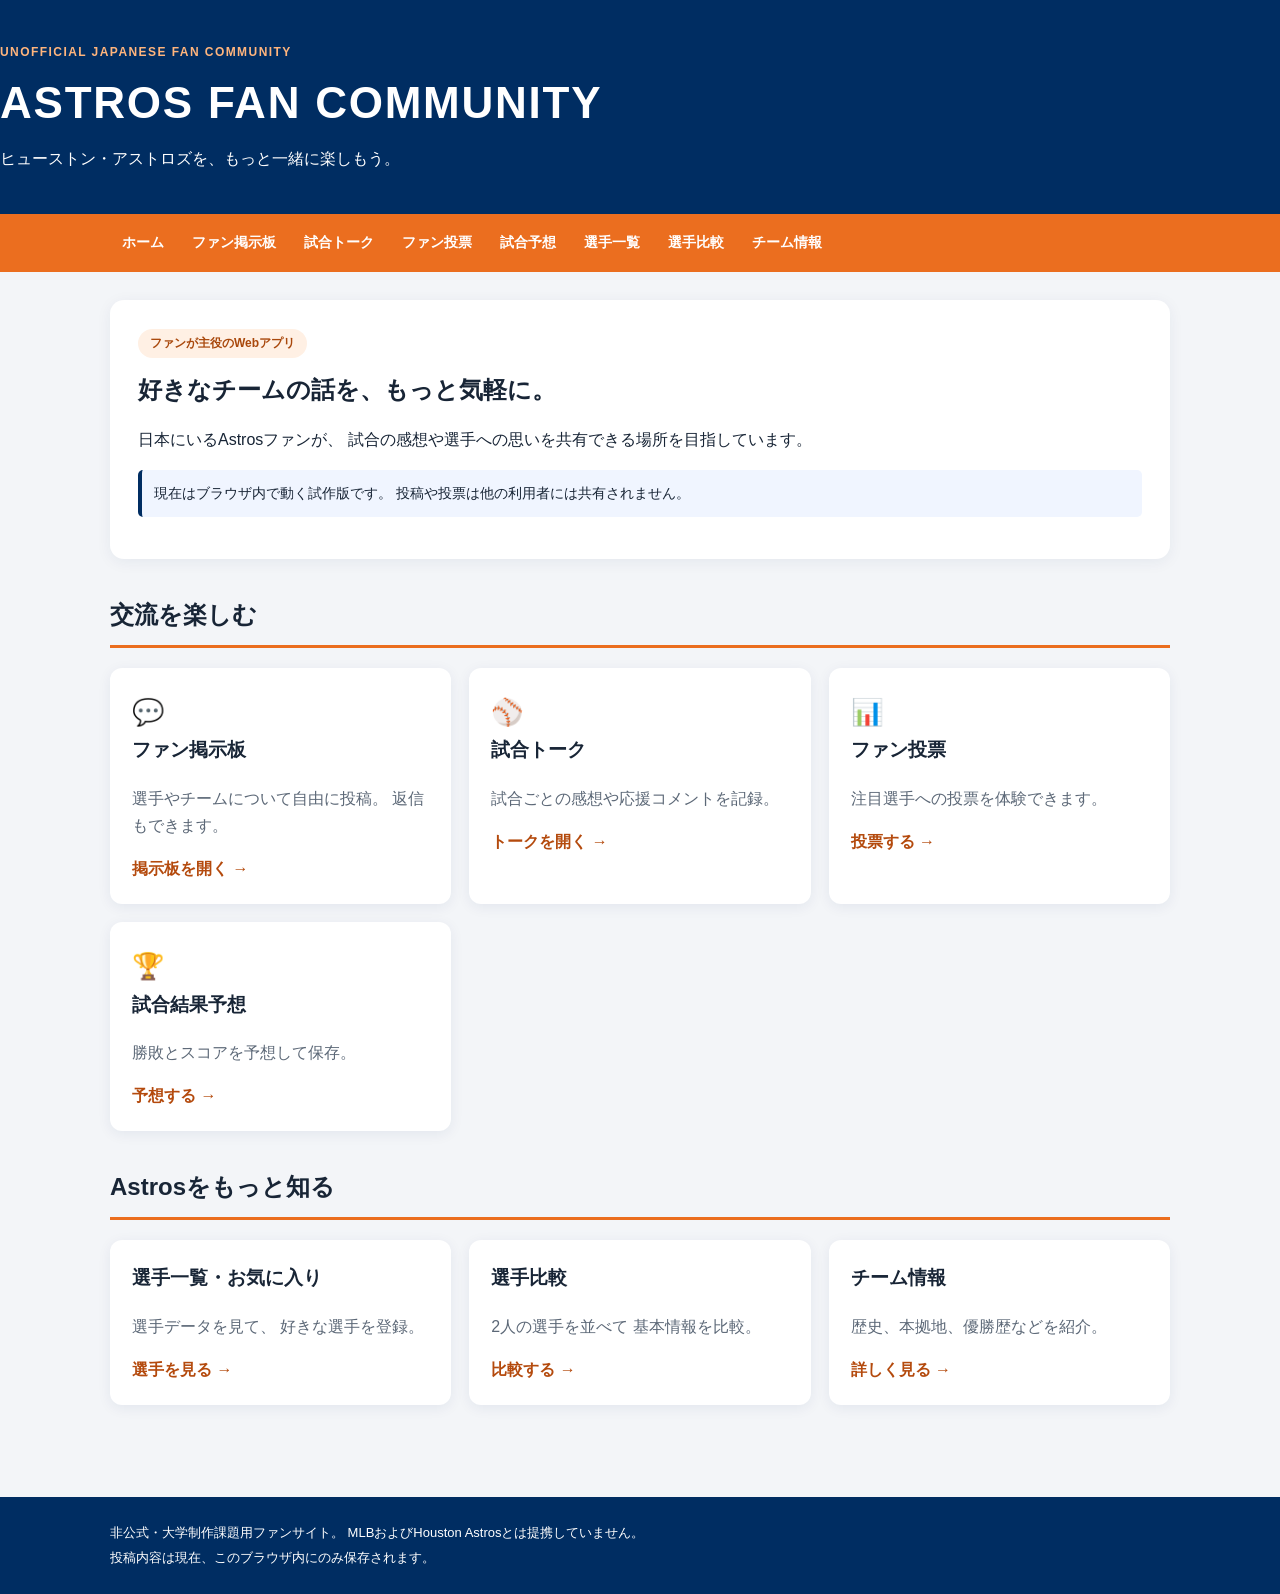
<file: index.html>
<!DOCTYPE html>
<html lang="ja">

<head>
  <meta charset="UTF-8">
  <meta name="viewport" content="width=device-width, initial-scale=1">
  <title>Astros Fan Community</title>
  <link rel="stylesheet" href="style.css">
</head>

<body>

  <!-- ヘッダー -->
  <header>
      <p class="eyebrow">UNOFFICIAL JAPANESE FAN COMMUNITY</p>
      <h1>ASTROS FAN COMMUNITY</h1>
      <p>ヒューストン・アストロズを、もっと一緒に楽しもう。</p>
    </div>
  </header>

  <!-- ナビゲーションメニュー -->
  <nav>
    <div class="wrap nav">
      <a href="index.html">ホーム</a>
      <a href="board.html">ファン掲示板</a>
      <a href="talk.html">試合トーク</a>
      <a href="poll.html">ファン投票</a>
      <a href="prediction.html">試合予想</a>
      <a href="players.html">選手一覧</a>
      <a href="comparison.html">選手比較</a>
      <a href="team.html">チーム情報</a>
    </div>
  </nav>

  <!-- メインコンテンツ -->
  <main class="wrap">

    <!-- サイト紹介 -->
    <section class="hero">
      <span class="tag">ファンが主役のWebアプリ</span>

      <h2>好きなチームの話を、もっと気軽に。</h2>

      <p>
        日本にいるAstrosファンが、
        試合の感想や選手への思いを共有できる場所を目指しています。
      </p>

      <p class="notice">
        現在はブラウザ内で動く試作版です。
        投稿や投票は他の利用者には共有されません。
      </p>
    </section>

    <!-- ファン交流機能 -->
    <section>
      <h2>交流を楽しむ</h2>

      <div class="cards">

        <!-- ファン掲示板 -->
        <a class="card" href="board.html">
          <span class="emoji">💬</span>
          <h3>ファン掲示板</h3>
          <p>
            選手やチームについて自由に投稿。
            返信もできます。
          </p>
          <span class="more">掲示板を開く →</span>
        </a>

        <!-- 試合トーク -->
        <a class="card" href="talk.html">
          <span class="emoji">⚾</span>
          <h3>試合トーク</h3>
          <p>
            試合ごとの感想や応援コメントを記録。
          </p>
          <span class="more">トークを開く →</span>
        </a>

        <!-- ファン投票 -->
        <a class="card" href="poll.html">
          <span class="emoji">📊</span>
          <h3>ファン投票</h3>
          <p>
            注目選手への投票を体験できます。
          </p>
          <span class="more">投票する →</span>
        </a>

        <!-- 試合結果予想 -->
        <a class="card" href="prediction.html">
          <span class="emoji">🏆</span>
          <h3>試合結果予想</h3>
          <p>
            勝敗とスコアを予想して保存。
          </p>
          <span class="more">予想する →</span>
        </a>

      </div>
    </section>

    <!-- チーム・選手情報 -->
    <section>
      <h2>Astrosをもっと知る</h2>

      <div class="cards">

        <!-- 選手一覧 -->
        <a class="card" href="players.html">
          <h3>選手一覧・お気に入り</h3>
          <p>
            選手データを見て、
            好きな選手を登録。
          </p>
          <span class="more">選手を見る →</span>
        </a>

        <!-- 選手比較 -->
        <a class="card" href="comparison.html">
          <h3>選手比較</h3>
          <p>
            2人の選手を並べて
            基本情報を比較。
          </p>
          <span class="more">比較する →</span>
        </a>

        <!-- チーム情報 -->
        <a class="card" href="team.html">
          <h3>チーム情報</h3>
          <p>
            歴史、本拠地、優勝歴などを紹介。
          </p>
          <span class="more">詳しく見る →</span>
        </a>

      </div>
    </section>

  </main>

  <!-- フッター -->
  <footer>
    <div class="wrap">
      <p>
        非公式・大学制作課題用ファンサイト。
        MLBおよびHouston Astrosとは提携していません。
      </p>

      <p>
        投稿内容は現在、このブラウザ内にのみ保存されます。
      </p>
    </div>
  </footer>

</body>

</html>
</file>
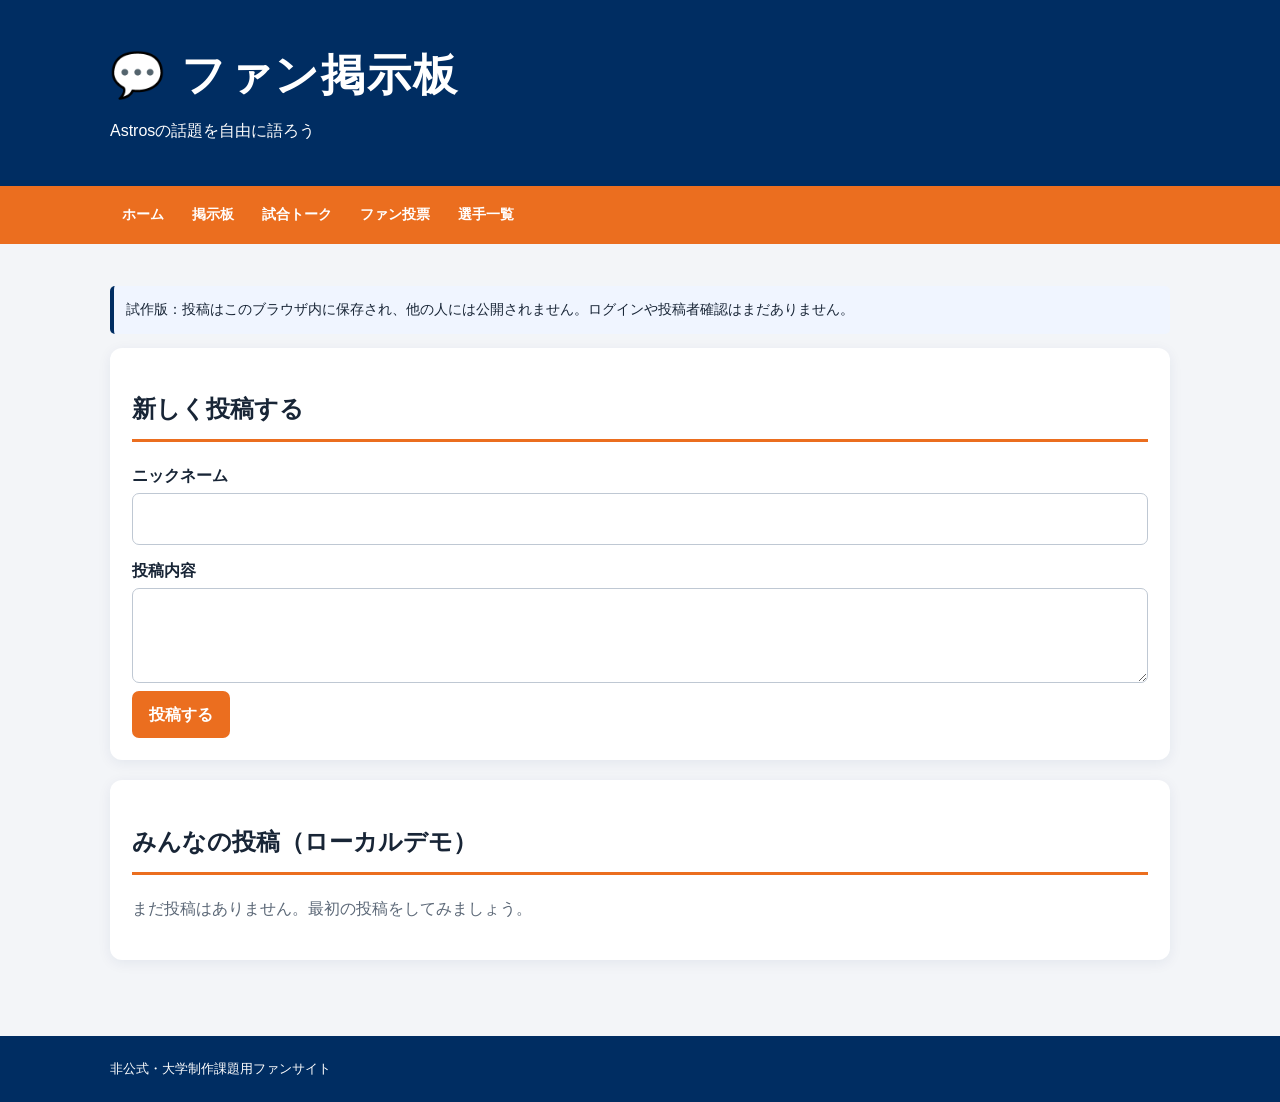
<file: board.html>
<!doctype html><html lang="ja"><head><meta charset="utf-8"><meta name="viewport" content="width=device-width,initial-scale=1"><title>ファン掲示板 | Astros Fan Community</title><link rel="stylesheet" href="style.css"></head><body><header><div class="wrap"><h1>💬 ファン掲示板</h1><p>Astrosの話題を自由に語ろう</p></div></header><nav><div class="wrap nav"><a href="index.html">ホーム</a><a href="board.html">掲示板</a><a href="talk.html">試合トーク</a><a href="poll.html">ファン投票</a><a href="players.html">選手一覧</a></div></nav><main class="wrap"><p class="notice">試作版：投稿はこのブラウザ内に保存され、他の人には公開されません。ログインや投稿者確認はまだありません。</p><section class="panel"><h2>新しく投稿する</h2><form id="post-form"><label for="nickname">ニックネーム</label><input id="nickname" maxlength="30" required><label for="message">投稿内容</label><textarea id="message" maxlength="500" required></textarea><button type="submit">投稿する</button></form></section><section class="panel"><h2>みんなの投稿（ローカルデモ）</h2><div id="posts"></div></section></main><footer><div class="wrap">非公式・大学制作課題用ファンサイト</div></footer><script src="community.js"></script></body></html>
</file>
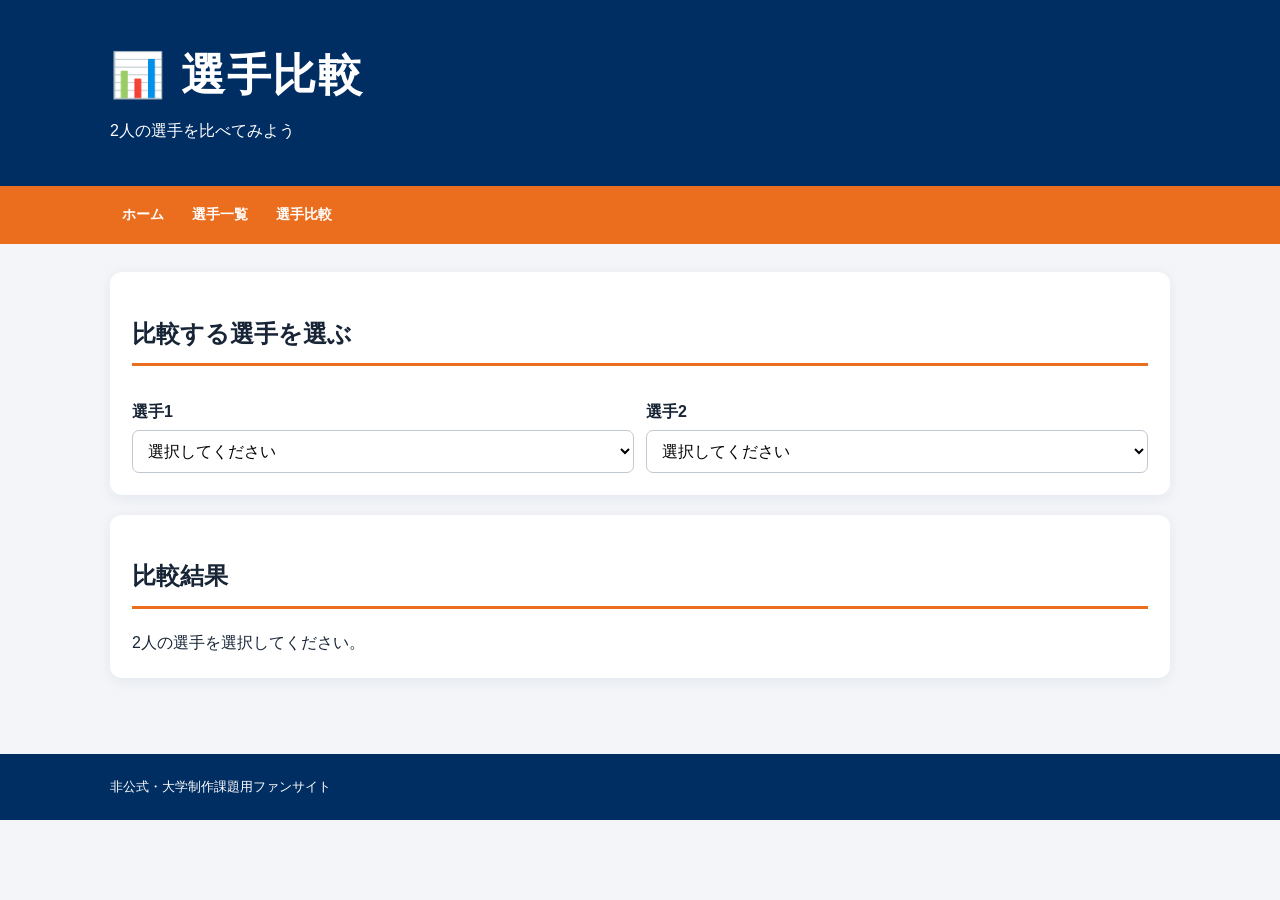
<file: comparison.html>
<!doctype html><html lang="ja"><head><meta charset="utf-8"><meta name="viewport" content="width=device-width,initial-scale=1"><title>選手比較 | Astros Fan Community</title><link rel="stylesheet" href="style.css"></head><body><header><div class="wrap"><h1>📊 選手比較</h1><p>2人の選手を比べてみよう</p></div></header><nav><div class="wrap nav"><a href="index.html">ホーム</a><a href="players.html">選手一覧</a><a href="comparison.html">選手比較</a></div></nav><main class="wrap"><section class="panel"><h2>比較する選手を選ぶ</h2><div class="form-grid"><div><label for="compare-left">選手1</label><select id="compare-left"><option value="">選択してください</option></select></div><div><label for="compare-right">選手2</label><select id="compare-right"><option value="">選択してください</option></select></div></div></section><section class="panel"><h2>比較結果</h2><div id="compare-output">読み込み中...</div></section></main><footer><div class="wrap">非公式・大学制作課題用ファンサイト</div></footer><script src="community.js"></script></body></html>
</file>
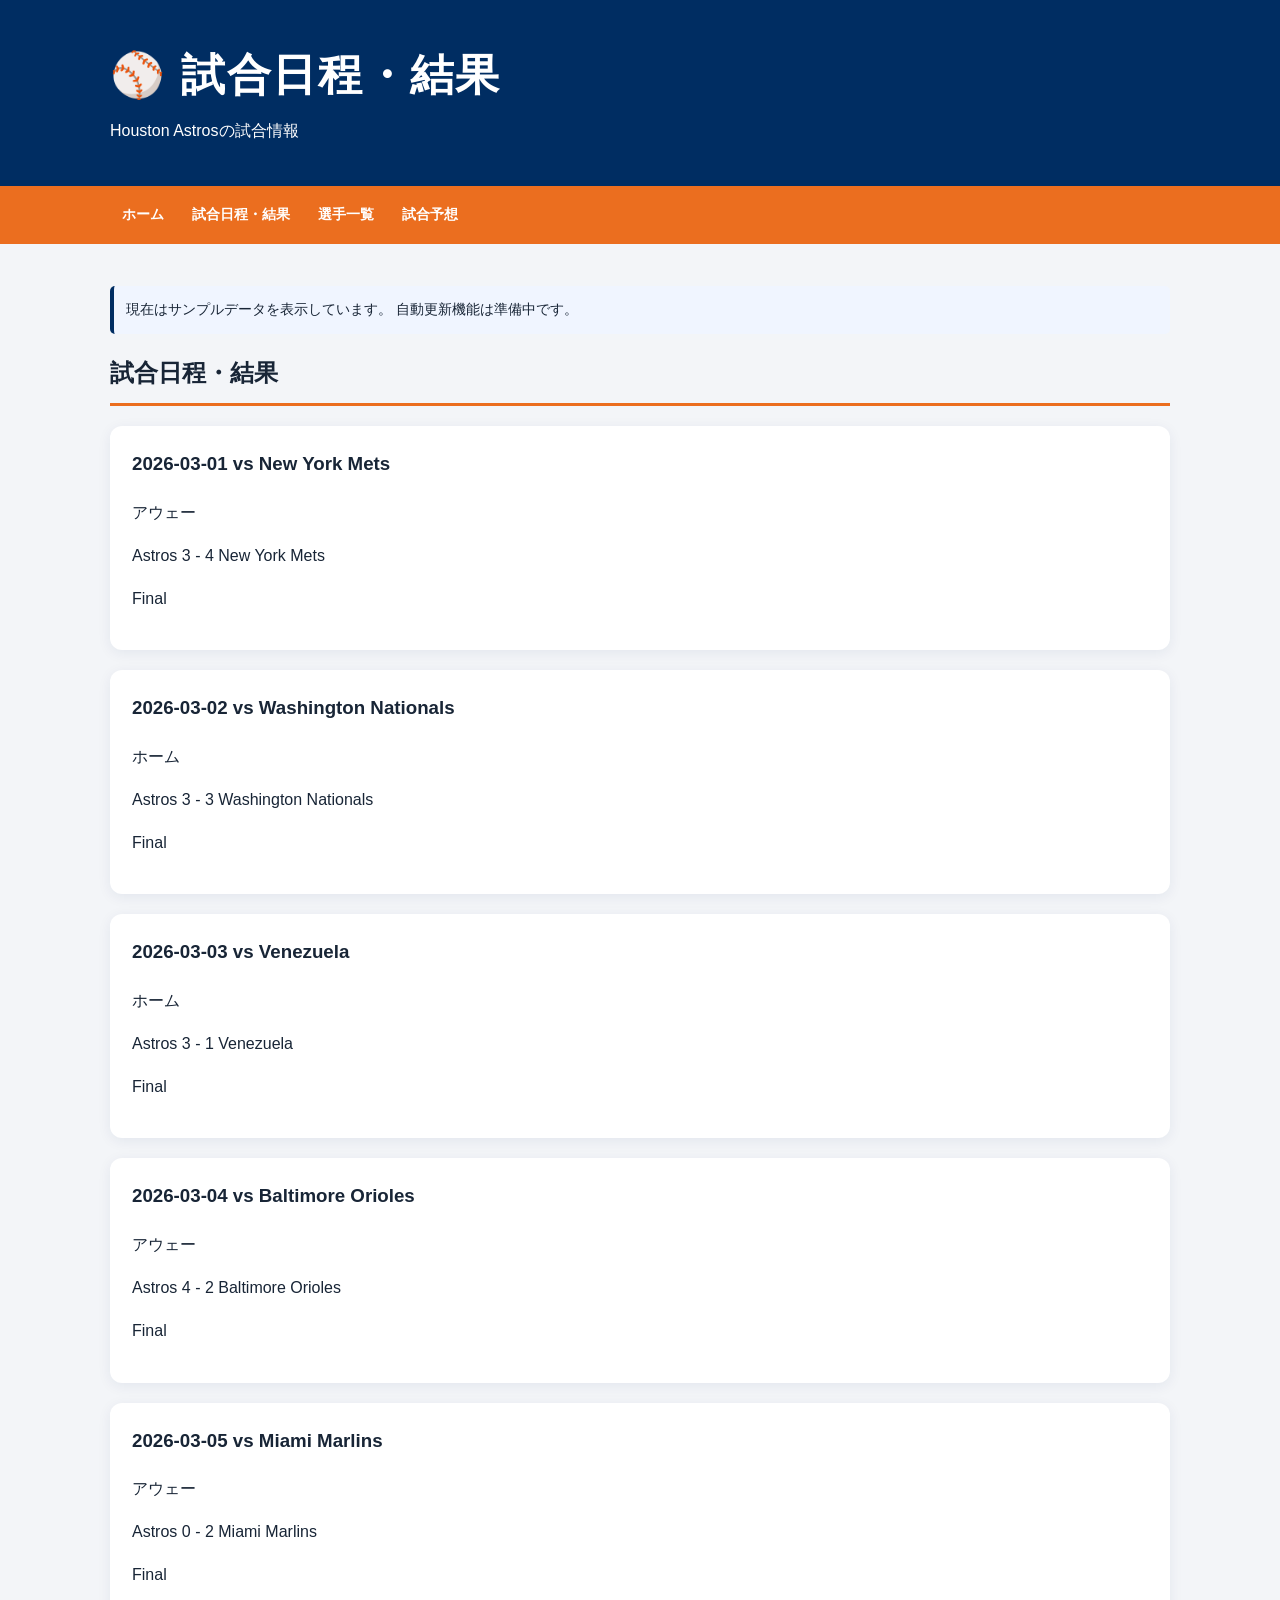
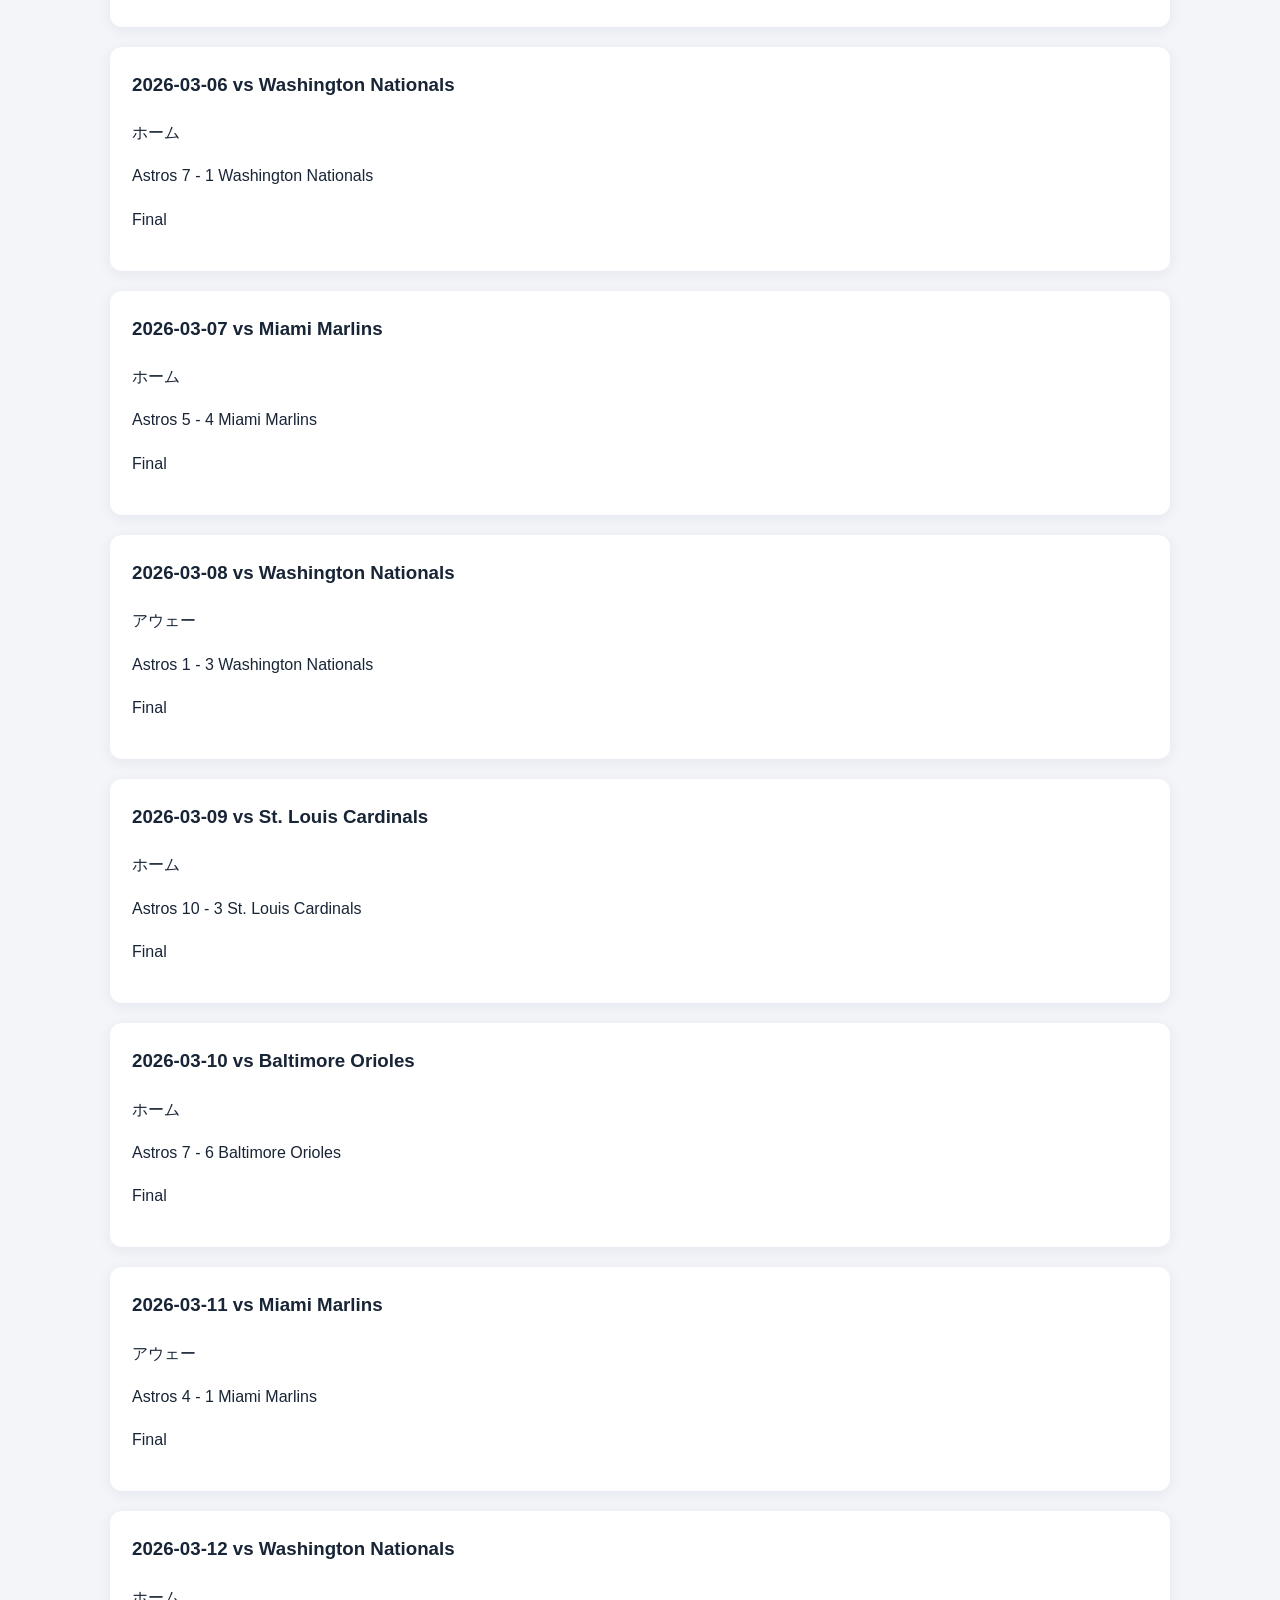
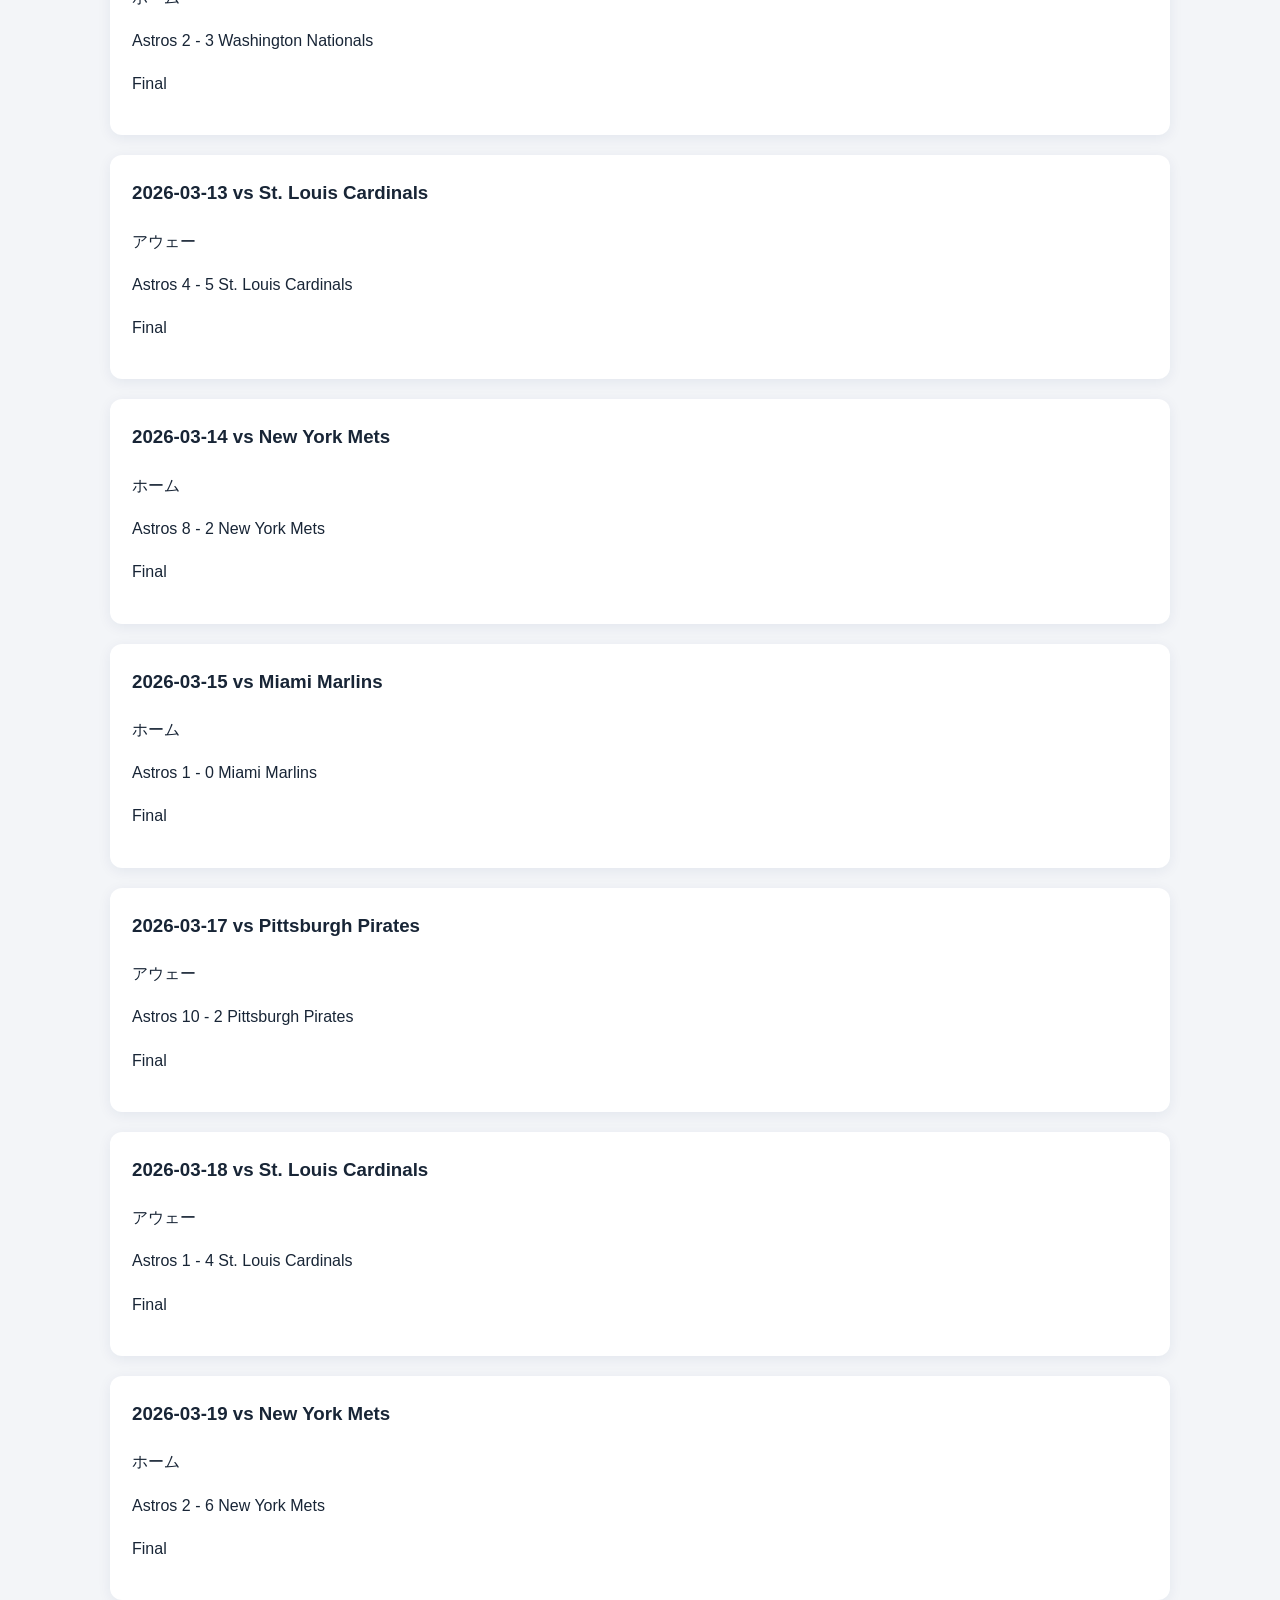
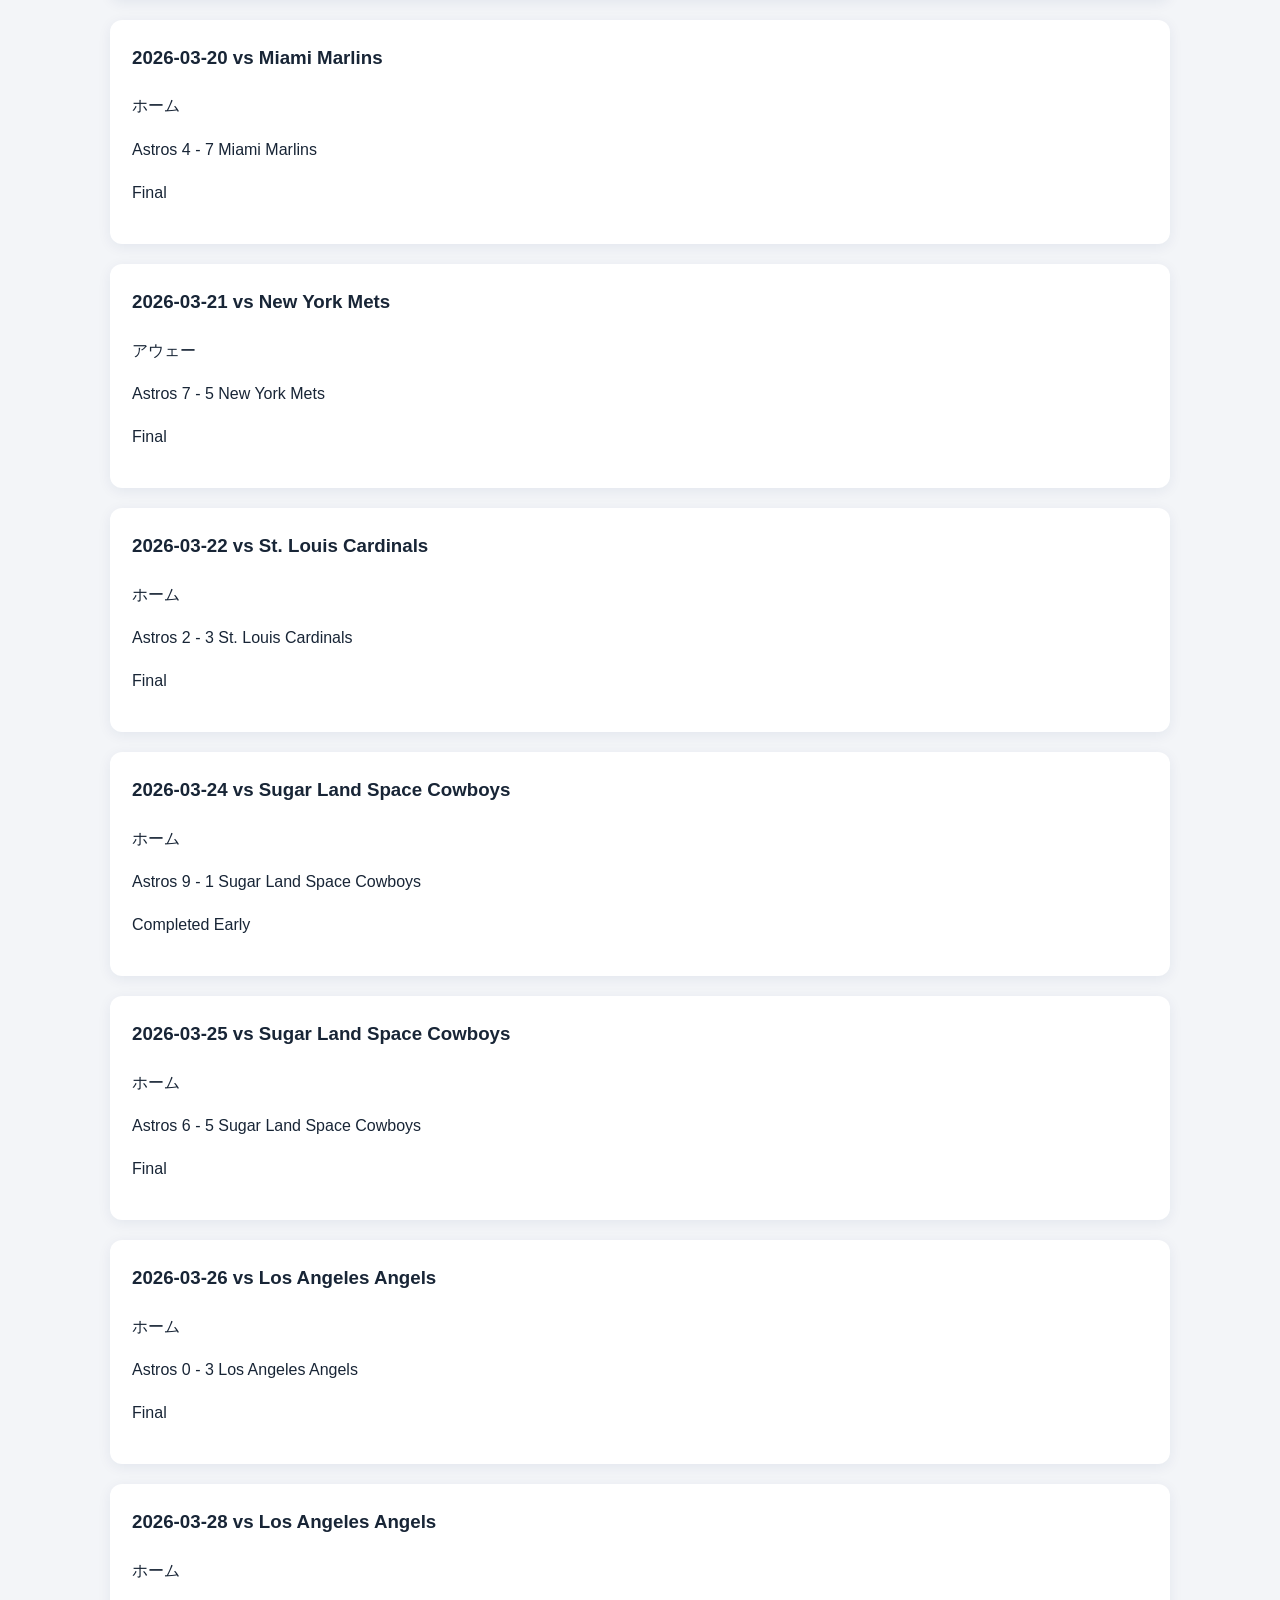
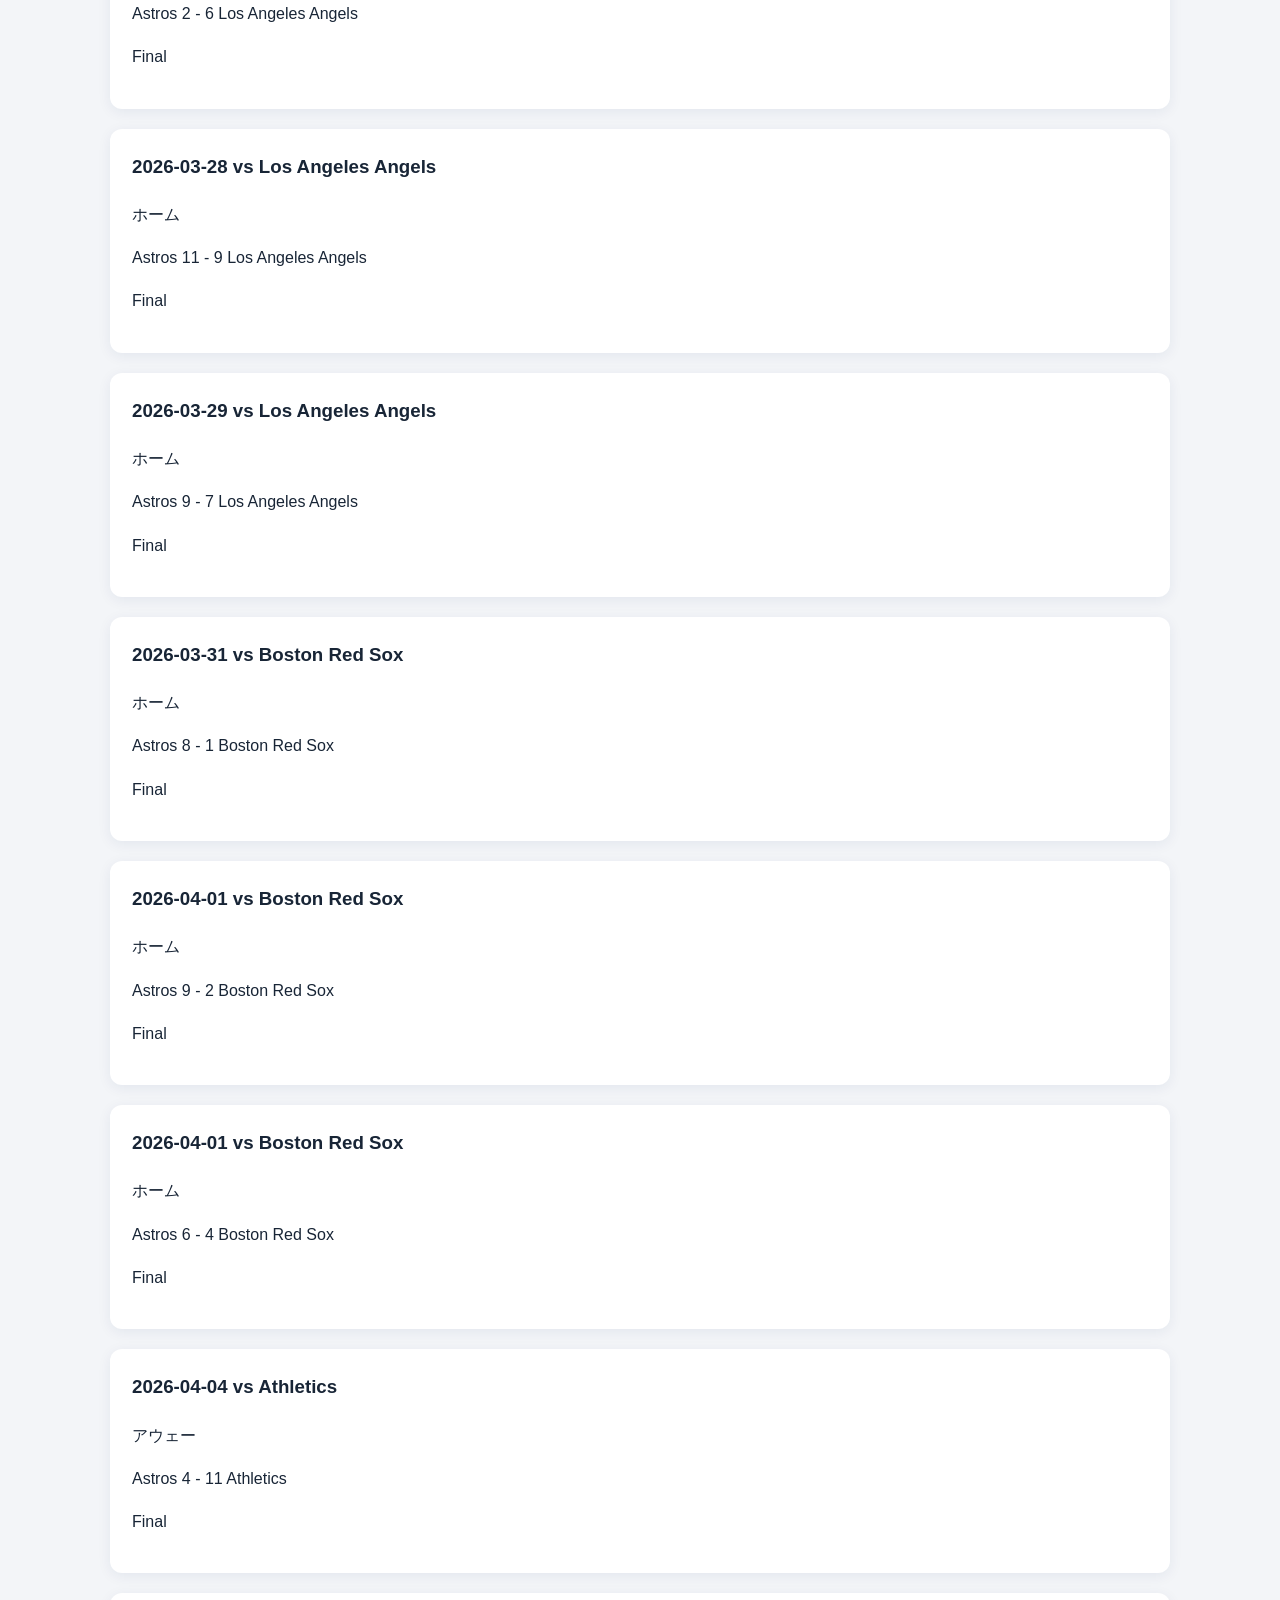
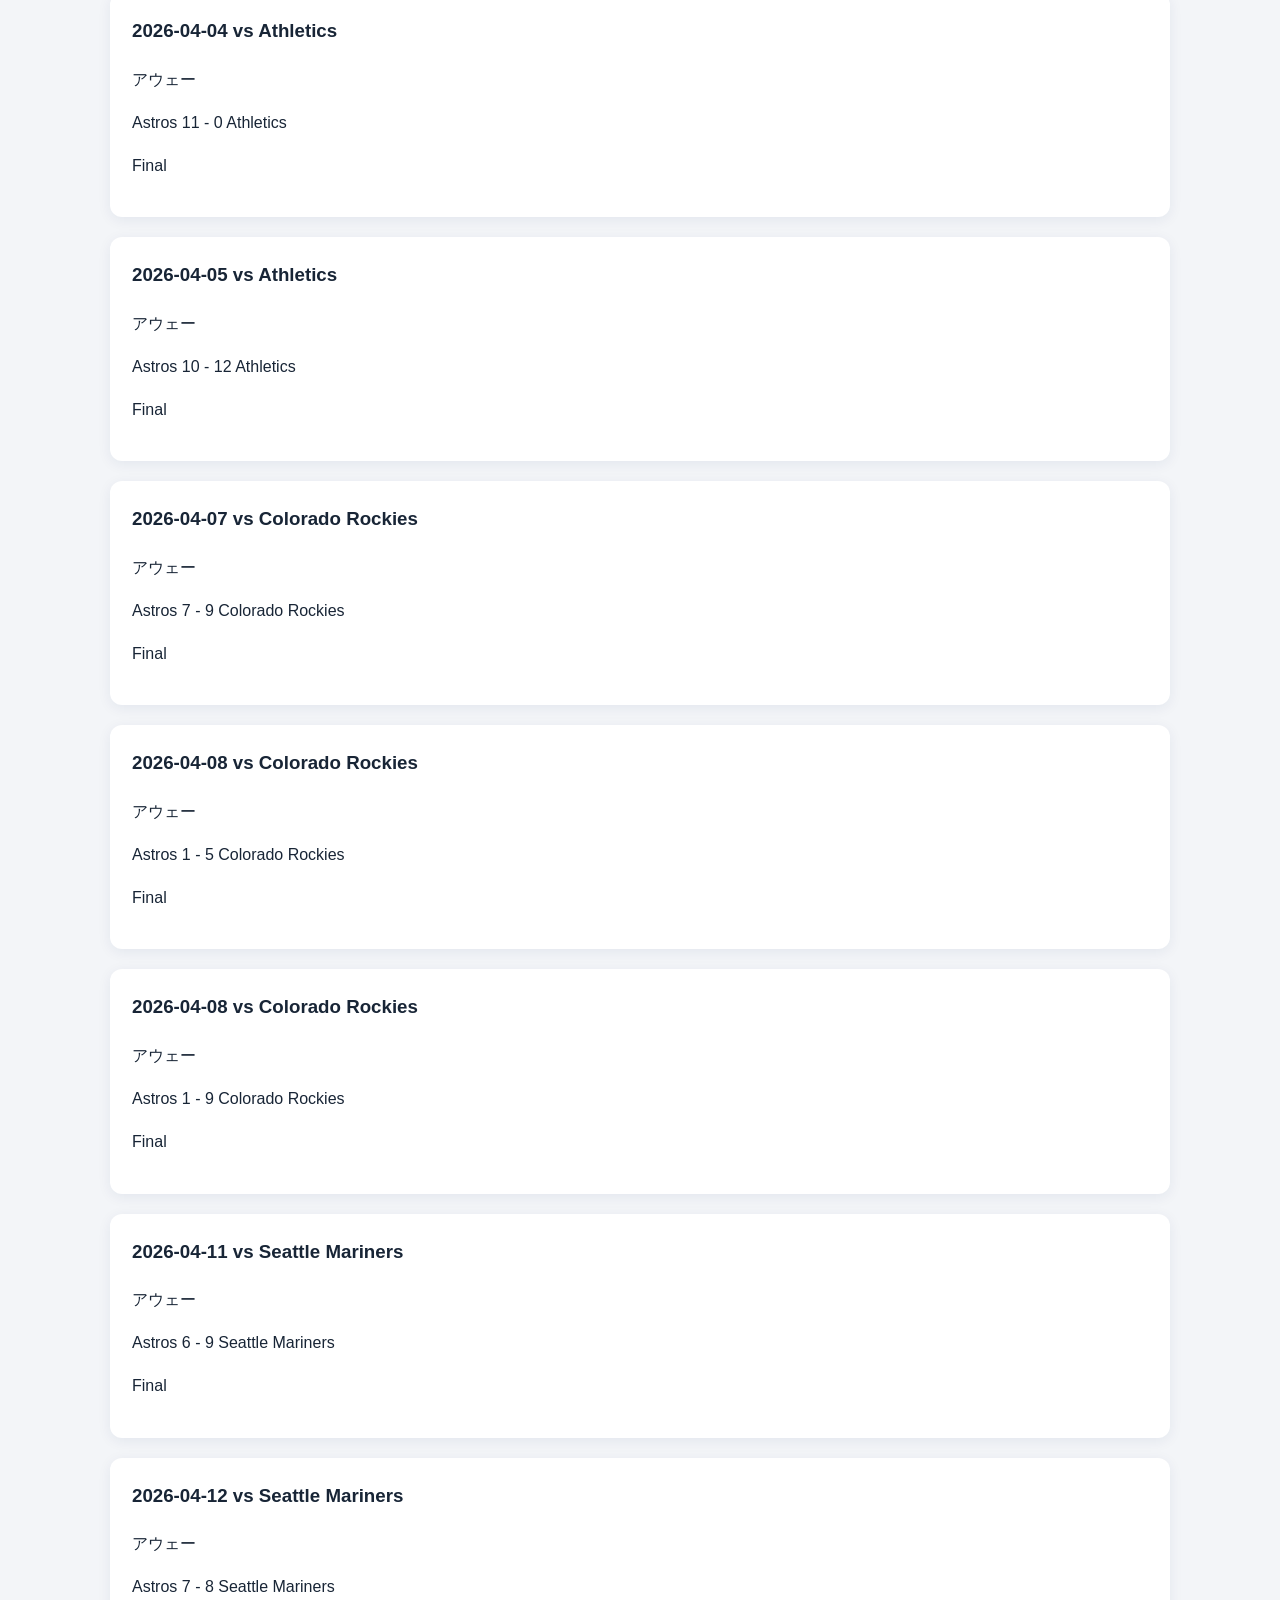
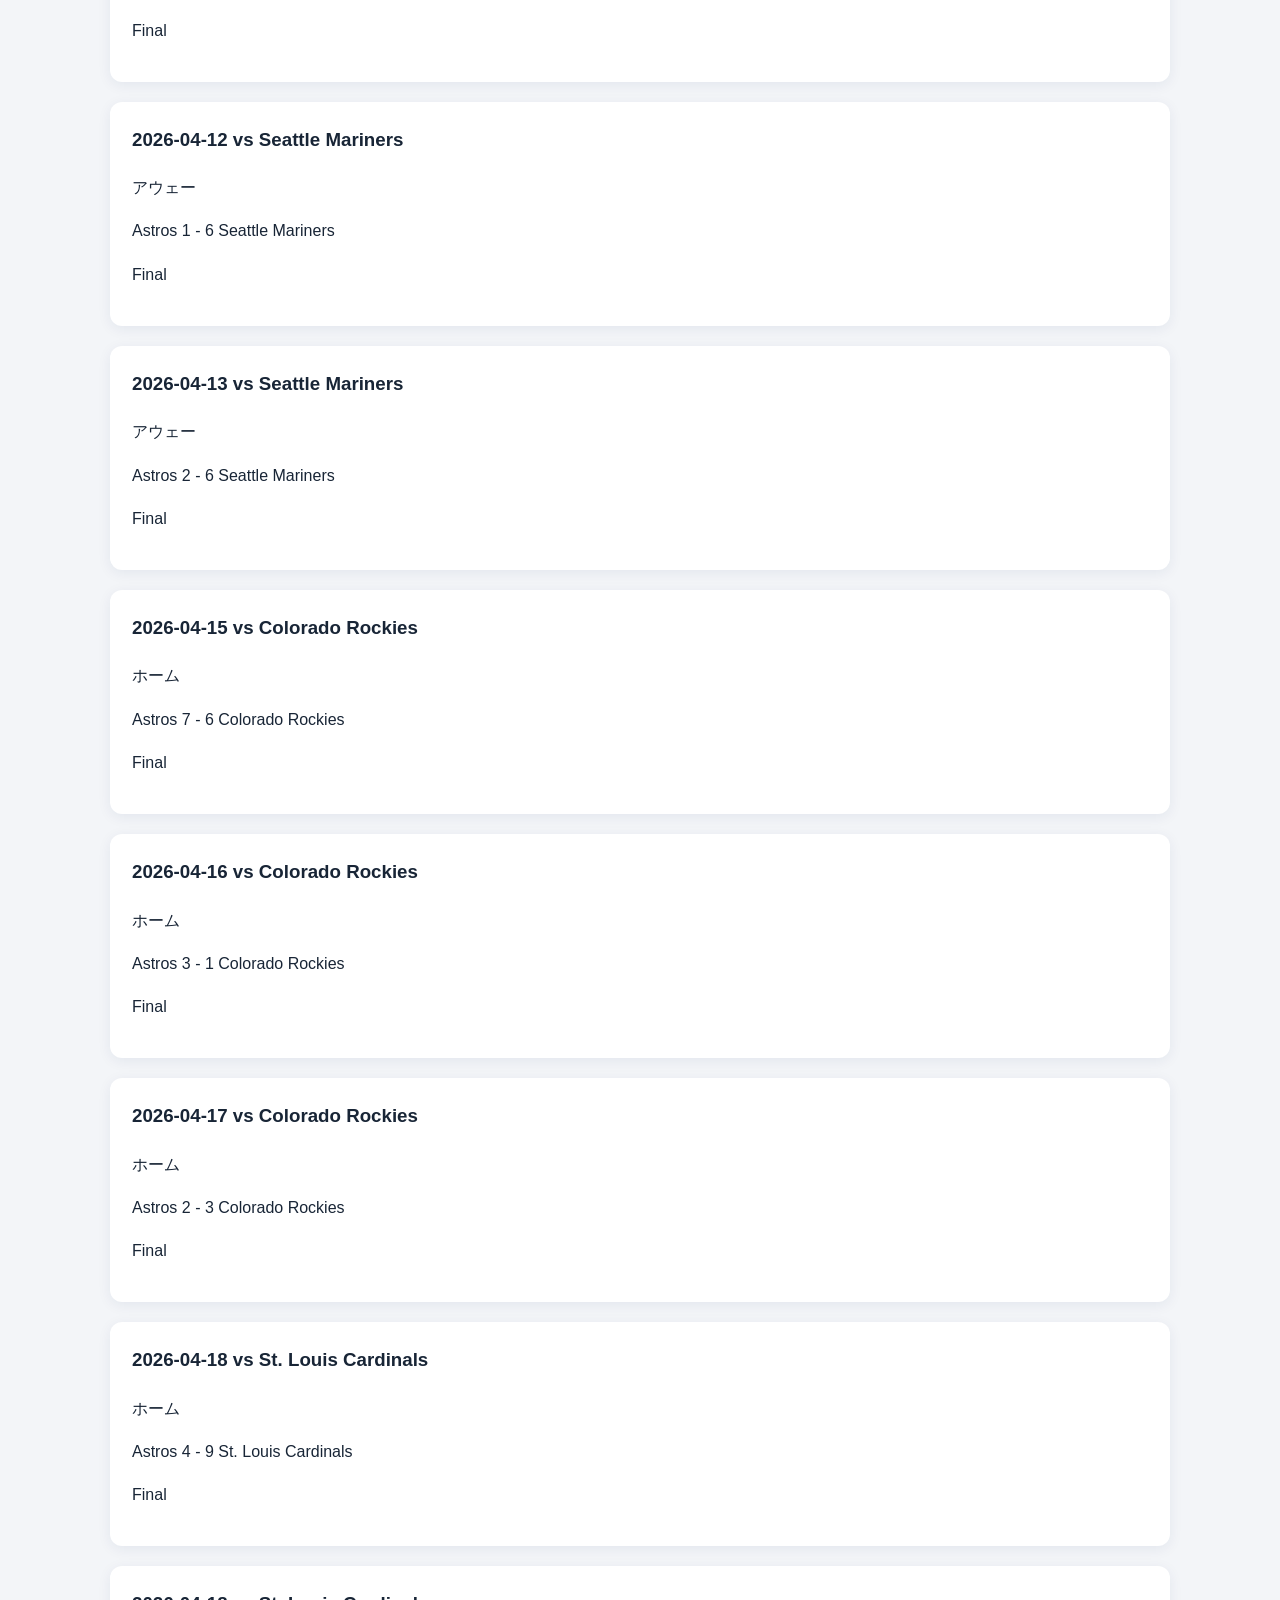
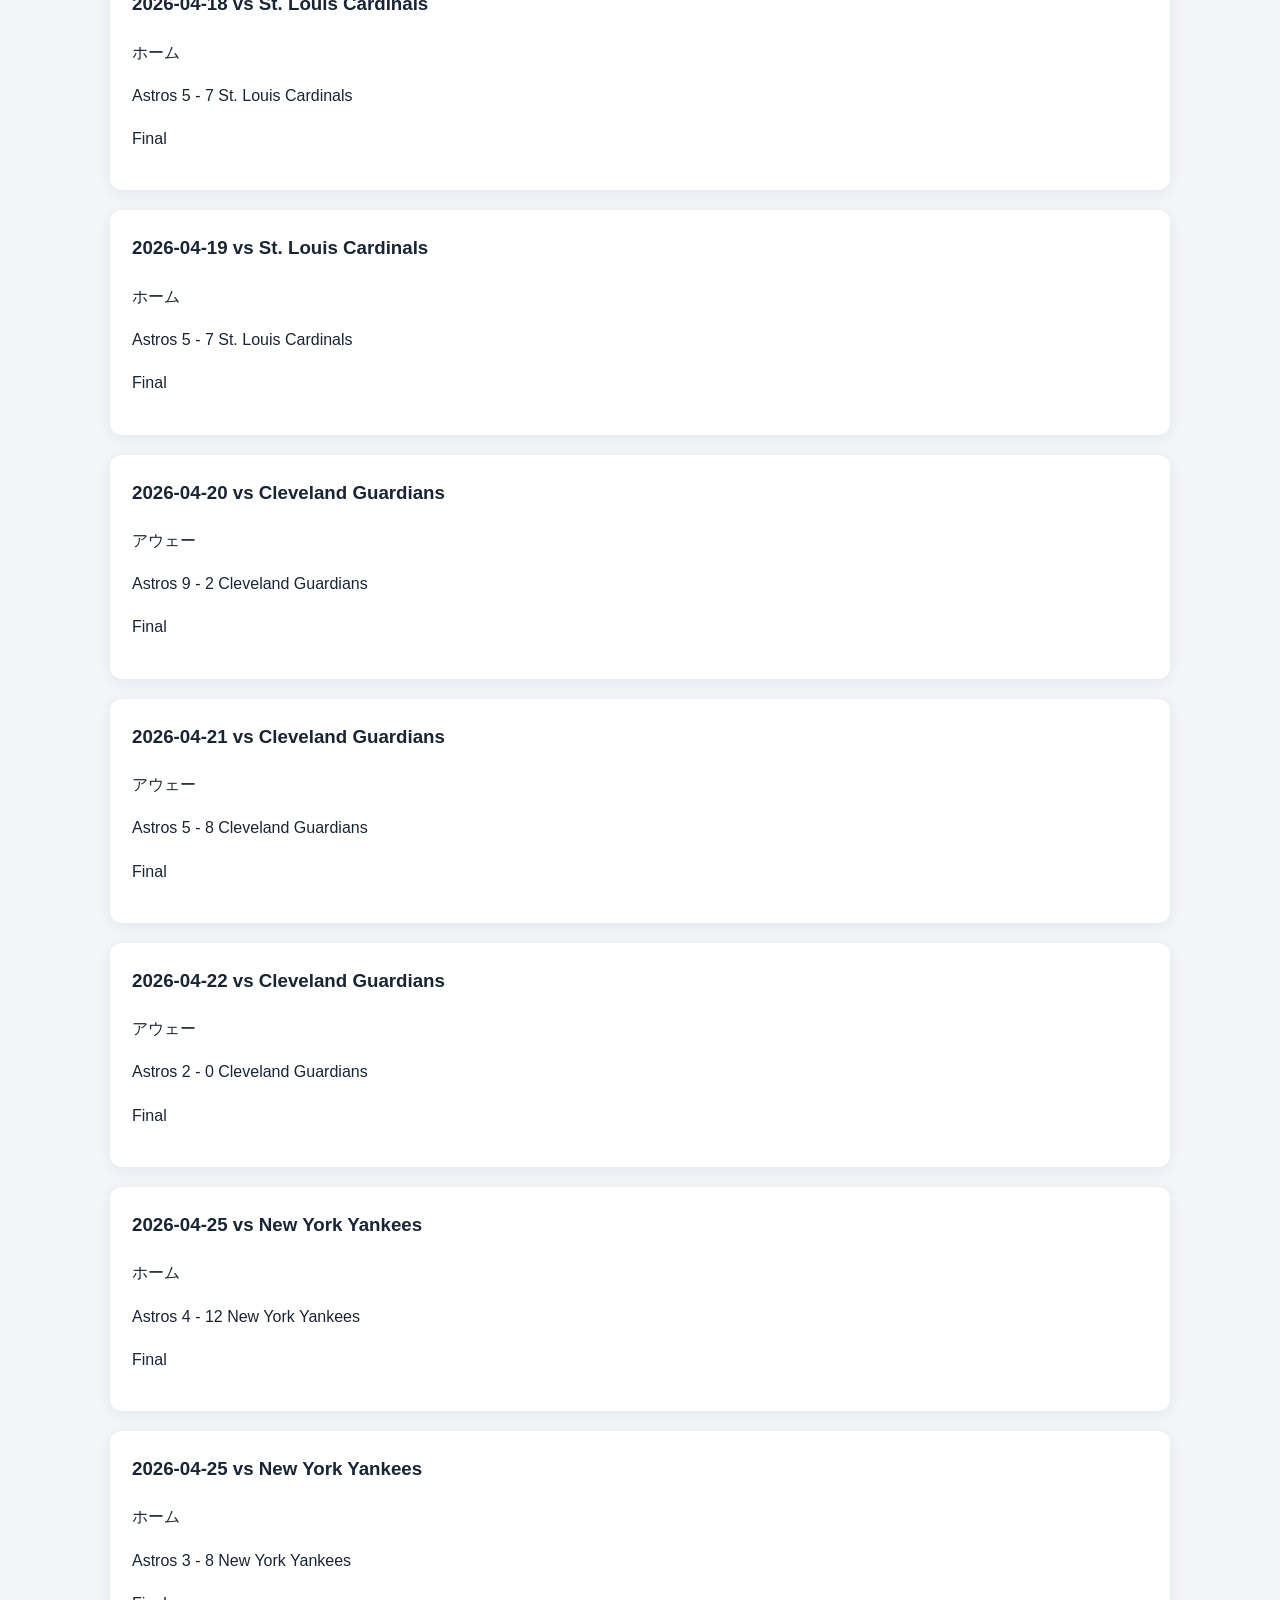
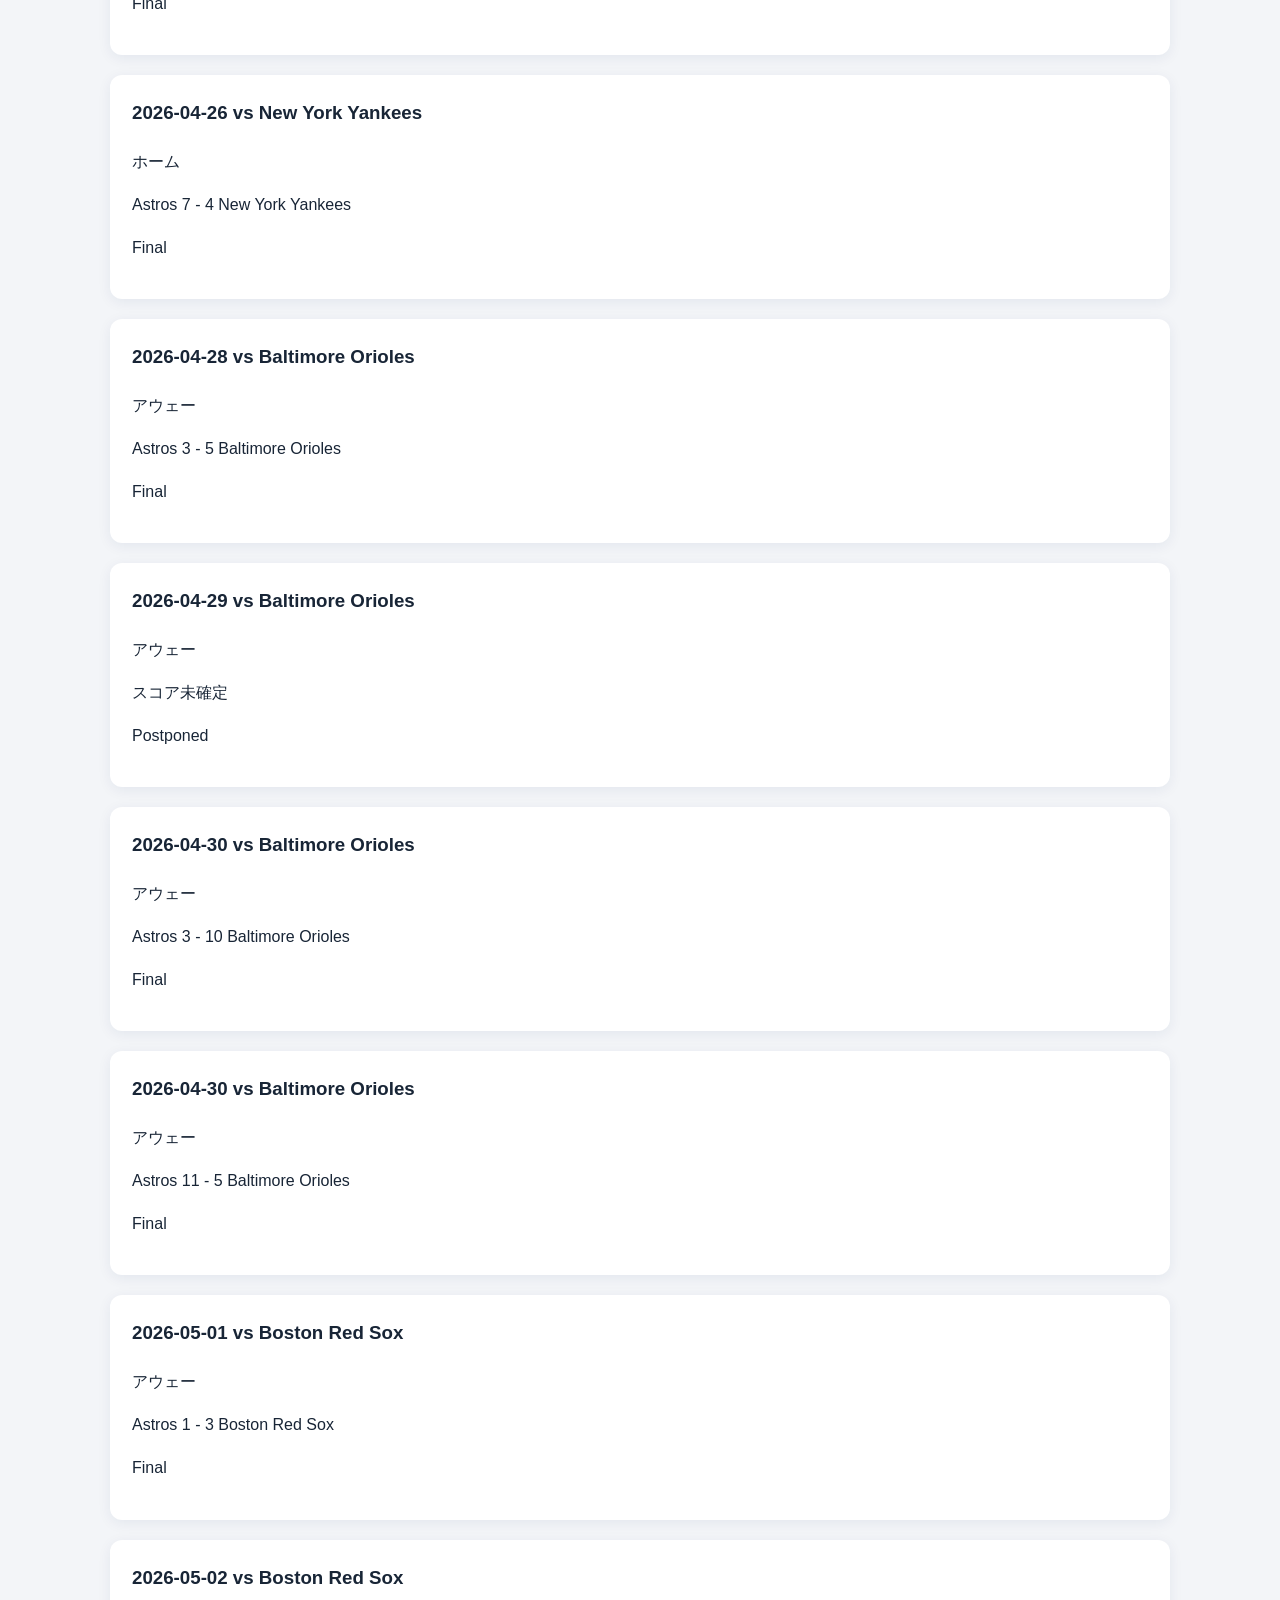
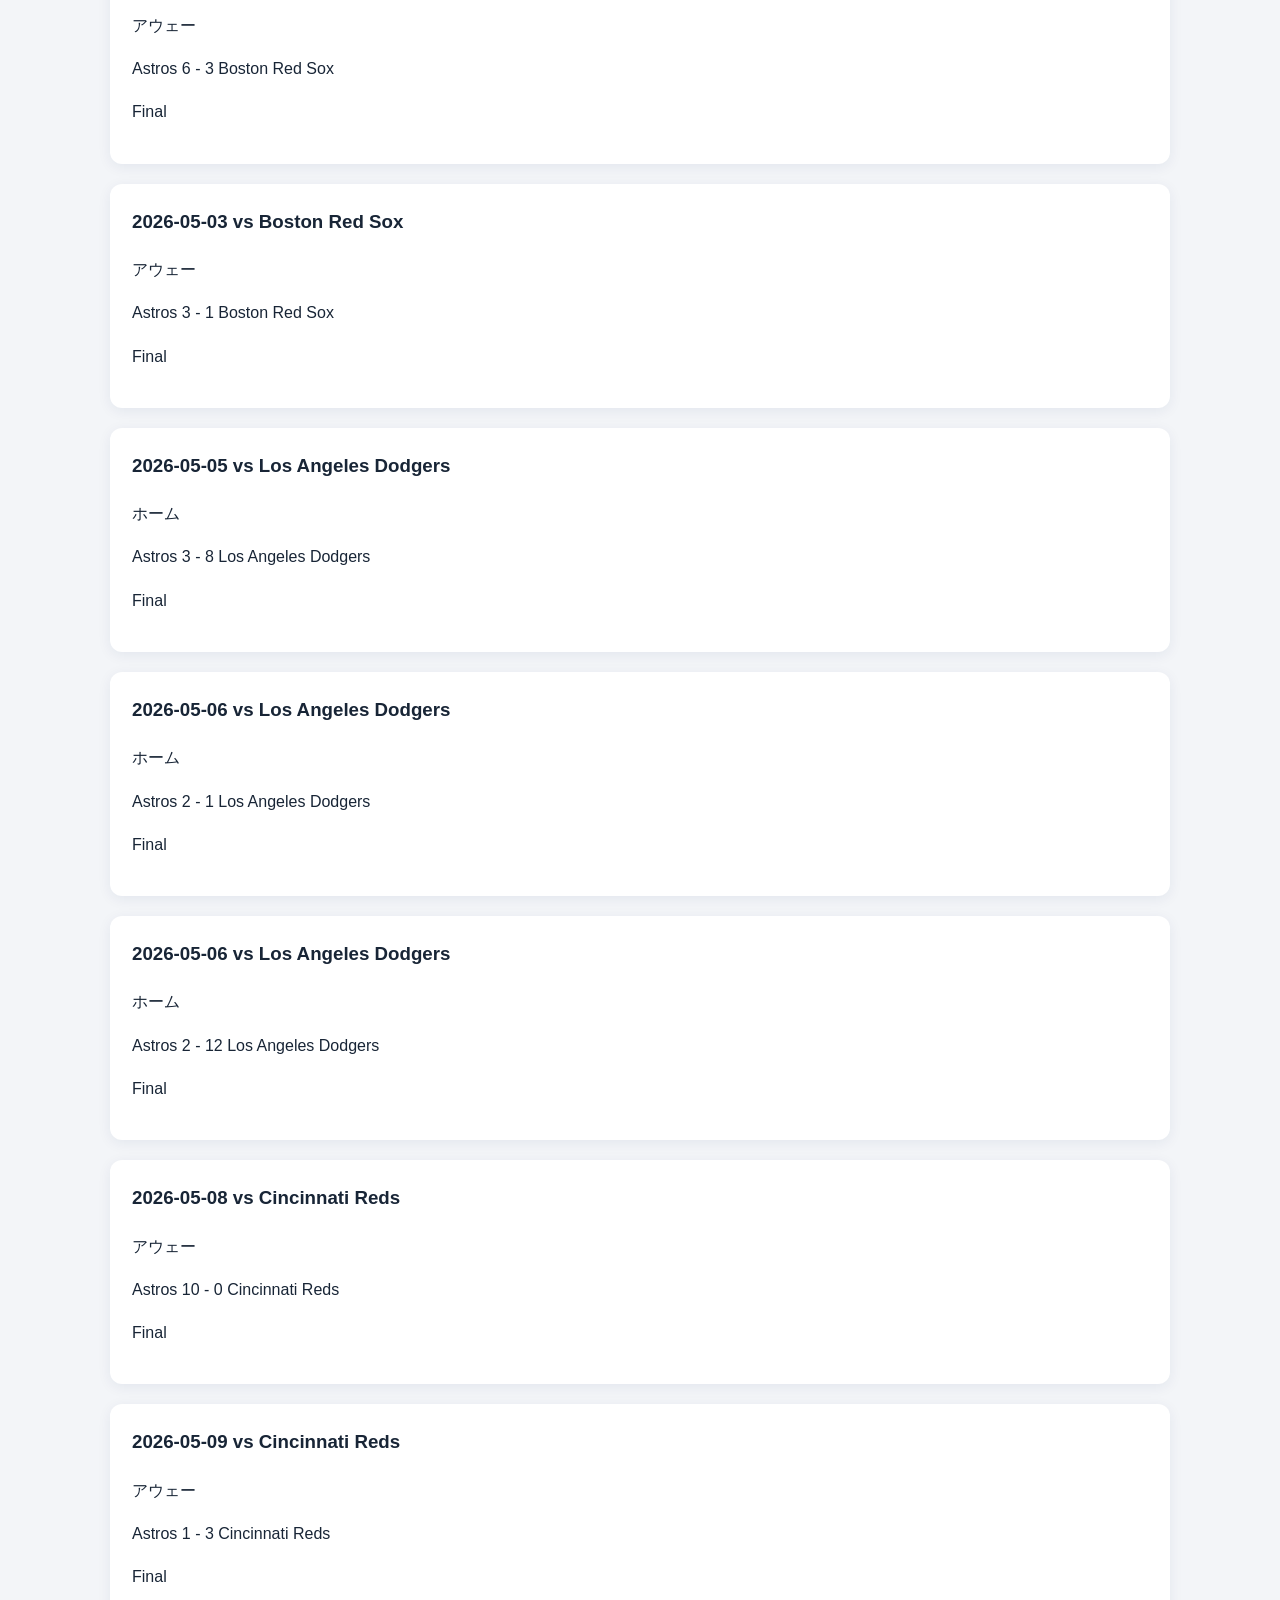
<file: games.html>
<!DOCTYPE html>
<html lang="ja">

<head>
  <meta charset="UTF-8">
  <meta name="viewport" content="width=device-width, initial-scale=1.0">
  <title>試合日程・結果 | Astros Fan Community</title>
  <link rel="stylesheet" href="style.css">
</head>

<body>

  <header>
    <div class="wrap">
      <h1>⚾ 試合日程・結果</h1>
      <p>Houston Astrosの試合情報</p>
    </div>
  </header>

  <nav>
    <div class="wrap nav">
      <a href="index.html">ホーム</a>
      <a href="games.html">試合日程・結果</a>
      <a href="players.html">選手一覧</a>
      <a href="prediction.html">試合予想</a>
    </div>
  </nav>

  <main class="wrap">

    <p class="notice">
      現在はサンプルデータを表示しています。
      自動更新機能は準備中です。
    </p>

    <section>
      <h2>試合日程・結果</h2>
      <div id="games-list">読み込み中...</div>
    </section>

  </main>

  <footer>
    <div class="wrap">
      非公式・大学制作課題用ファンサイト
    </div>
  </footer>

  <script src="games.js"></script>

</body>

</html>
</file>
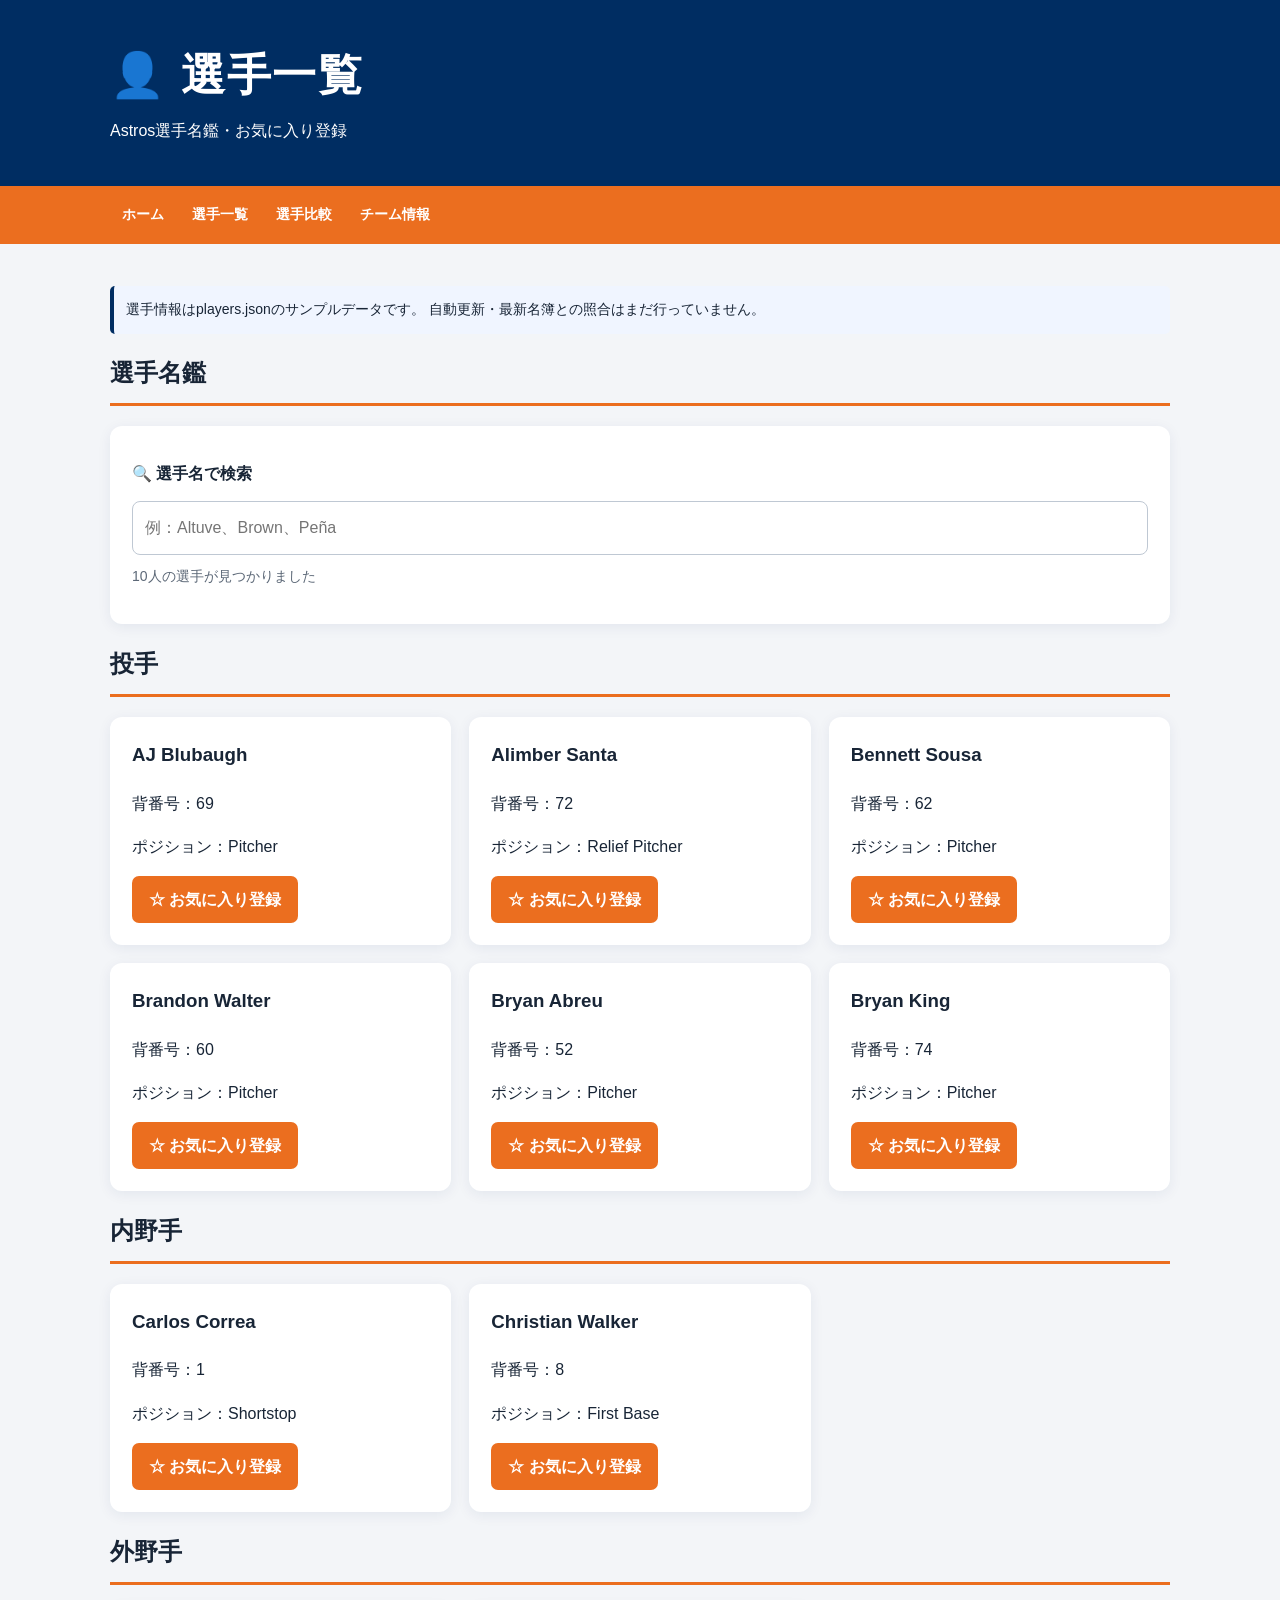
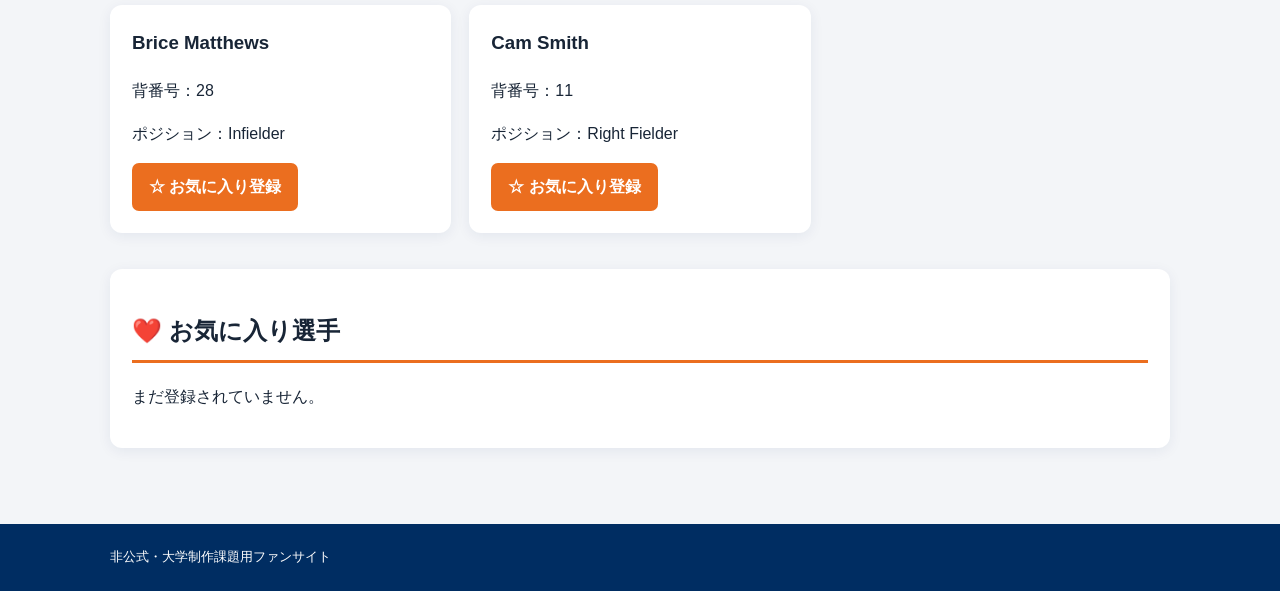
<file: players.html>
<!DOCTYPE html>
<html lang="ja">

<head>
  <meta charset="UTF-8">
  <meta name="viewport" content="width=device-width, initial-scale=1.0">
  <title>選手一覧 | Astros Fan Community</title>
  <link rel="stylesheet" href="style.css">
</head>

<body>

  <!-- ヘッダー -->
  <header>
    <div class="wrap">
      <h1>👤 選手一覧</h1>
      <p>Astros選手名鑑・お気に入り登録</p>
    </div>
  </header>

  <!-- ナビゲーション -->
  <nav>
    <div class="wrap nav">
      <a href="index.html">ホーム</a>
      <a href="players.html">選手一覧</a>
      <a href="comparison.html">選手比較</a>
      <a href="team.html">チーム情報</a>
    </div>
  </nav>

  <!-- メインコンテンツ -->
  <main class="wrap">

    <p class="notice">
      選手情報はplayers.jsonのサンプルデータです。
      自動更新・最新名簿との照合はまだ行っていません。
    </p>

    <!-- 選手名鑑 -->
    <section>
      <h2>選手名鑑</h2>

      <!-- 選手名検索 -->
      <div class="panel">
        <label for="player-search">🔍 選手名で検索</label>

        <input
          type="search"
          id="player-search"
          placeholder="例：Altuve、Brown、Peña"
        >

        <p id="search-count"></p>
      </div>

      <!-- 選手一覧の表示場所 -->
      <div id="roster">
        読み込み中...
      </div>

    </section>

    <!-- お気に入り選手 -->
    <section class="panel">
      <h2>❤️ お気に入り選手</h2>

      <ul id="favorite-list"></ul>

      <p id="favorite-empty">
        まだ登録されていません。
      </p>
    </section>

  </main>

  <!-- フッター -->
  <footer>
    <div class="wrap">
      非公式・大学制作課題用ファンサイト
    </div>
  </footer>

  <!-- JavaScript -->
  <script src="players.js"></script>

</body>

</html>
</file>
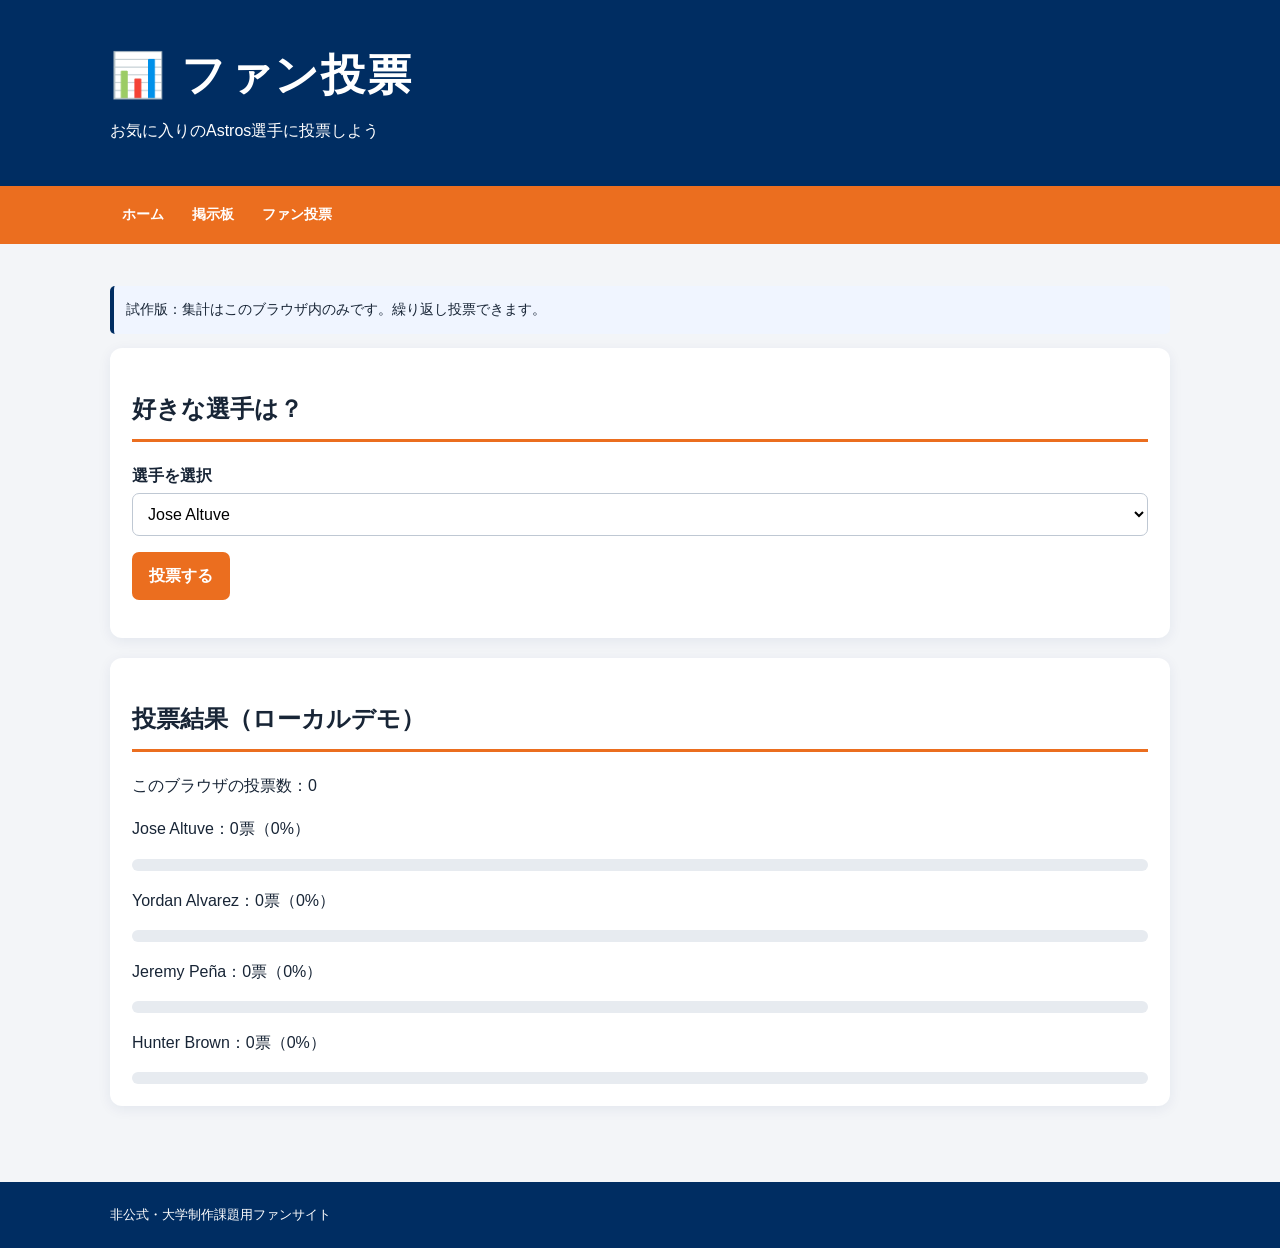
<file: poll.html>
<!doctype html><html lang="ja"><head><meta charset="utf-8"><meta name="viewport" content="width=device-width,initial-scale=1"><title>ファン投票 | Astros Fan Community</title><link rel="stylesheet" href="style.css"></head><body><header><div class="wrap"><h1>📊 ファン投票</h1><p>お気に入りのAstros選手に投票しよう</p></div></header><nav><div class="wrap nav"><a href="index.html">ホーム</a><a href="board.html">掲示板</a><a href="poll.html">ファン投票</a></div></nav><main class="wrap"><p class="notice">試作版：集計はこのブラウザ内のみです。繰り返し投票できます。</p><section class="panel"><h2>好きな選手は？</h2><form id="poll-form"><label for="poll-choice">選手を選択</label><select id="poll-choice"></select><p><button type="submit">投票する</button></p></form></section><section class="panel"><h2>投票結果（ローカルデモ）</h2><div id="poll-results"></div></section></main><footer><div class="wrap">非公式・大学制作課題用ファンサイト</div></footer><script src="community.js"></script></body></html>
</file>
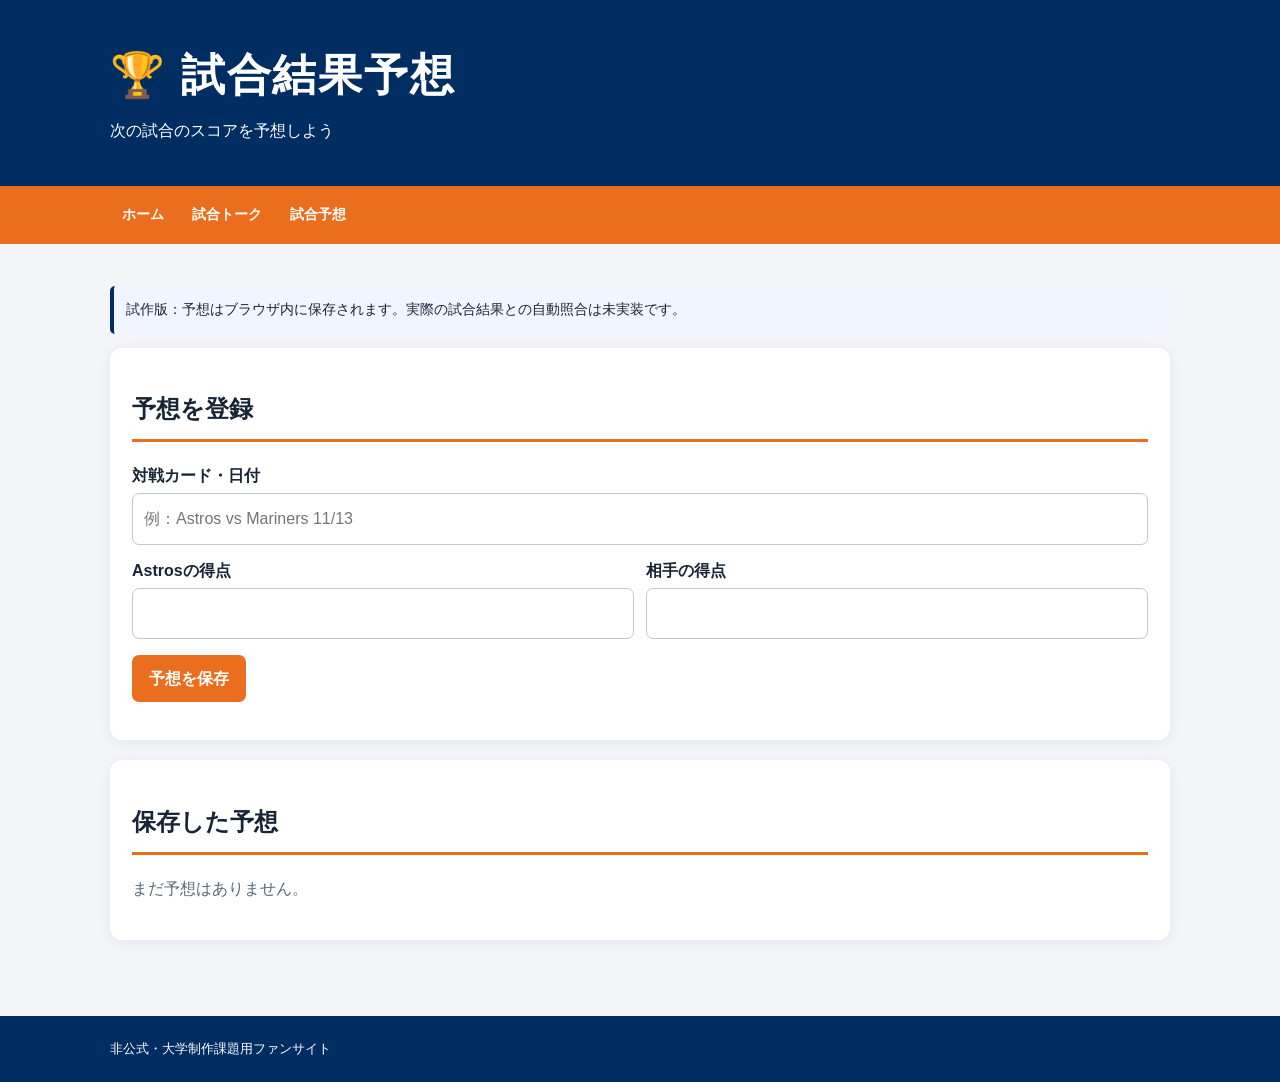
<file: prediction.html>
<!doctype html><html lang="ja"><head><meta charset="utf-8"><meta name="viewport" content="width=device-width,initial-scale=1"><title>試合結果予想 | Astros Fan Community</title><link rel="stylesheet" href="style.css"></head><body><header><div class="wrap"><h1>🏆 試合結果予想</h1><p>次の試合のスコアを予想しよう</p></div></header><nav><div class="wrap nav"><a href="index.html">ホーム</a><a href="talk.html">試合トーク</a><a href="prediction.html">試合予想</a></div></nav><main class="wrap"><p class="notice">試作版：予想はブラウザ内に保存されます。実際の試合結果との自動照合は未実装です。</p><section class="panel"><h2>予想を登録</h2><form id="prediction-form"><label for="prediction-game">対戦カード・日付</label><input id="prediction-game" placeholder="例：Astros vs Mariners 11/13" maxlength="100" required><div class="form-grid"><div><label for="astros-score">Astrosの得点</label><input id="astros-score" type="number" min="0" max="99" required></div><div><label for="opponent-score">相手の得点</label><input id="opponent-score" type="number" min="0" max="99" required></div></div><p><button type="submit">予想を保存</button></p></form></section><section class="panel"><h2>保存した予想</h2><div id="prediction-list"></div></section></main><footer><div class="wrap">非公式・大学制作課題用ファンサイト</div></footer><script src="community.js"></script></body></html>
</file>
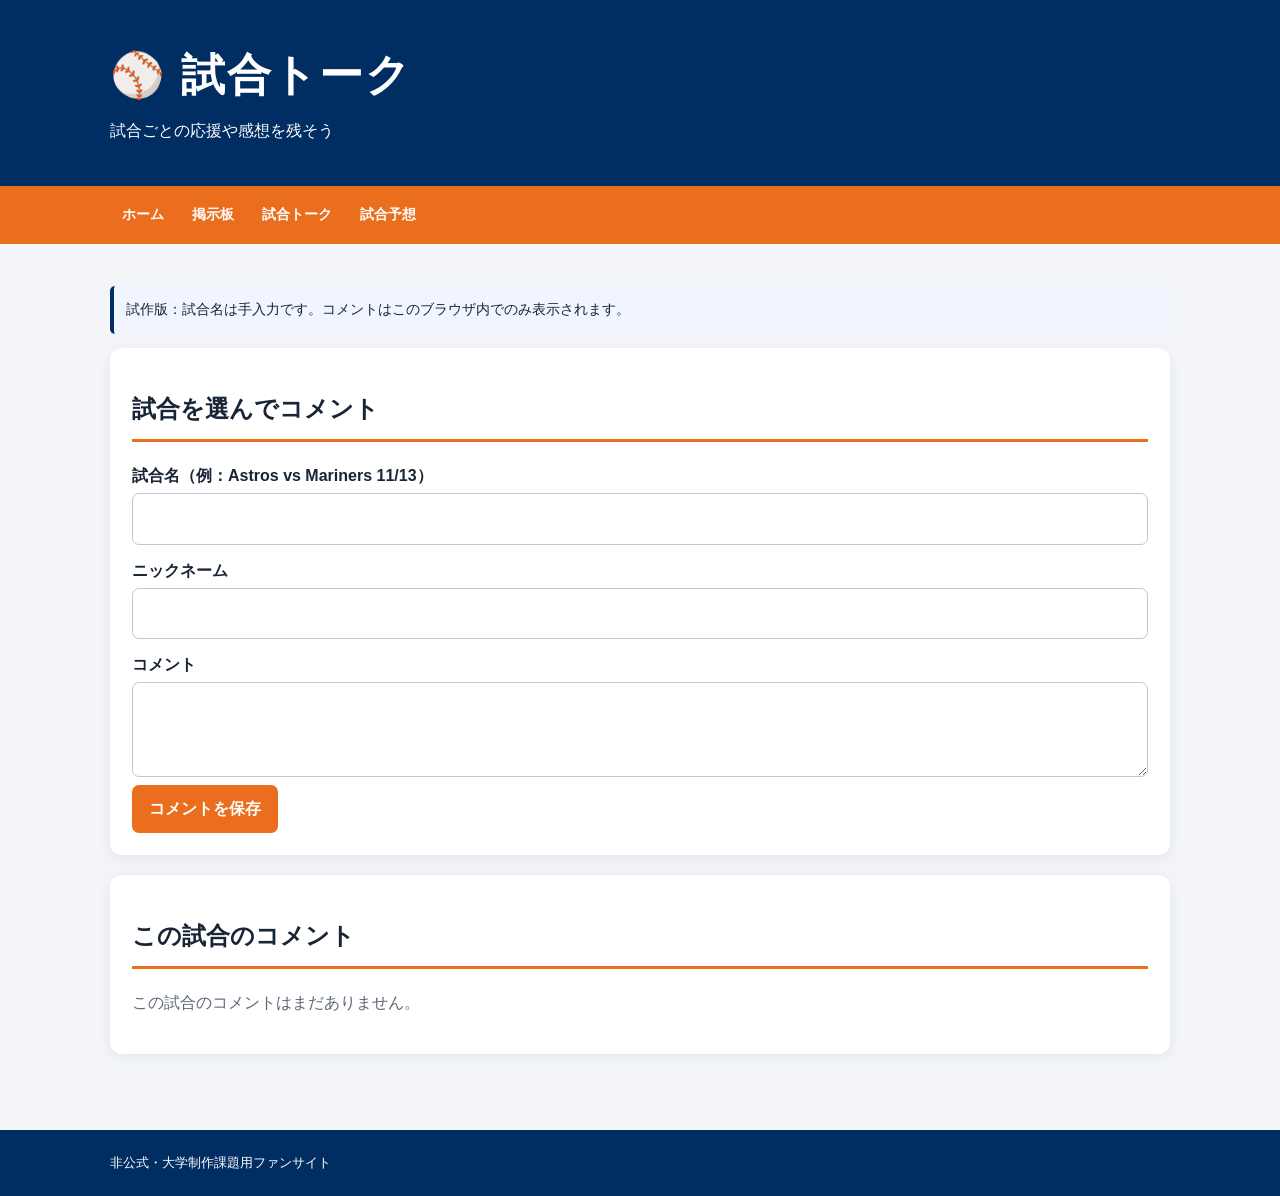
<file: talk.html>
<!doctype html><html lang="ja"><head><meta charset="utf-8"><meta name="viewport" content="width=device-width,initial-scale=1"><title>試合トーク | Astros Fan Community</title><link rel="stylesheet" href="style.css"></head><body><header><div class="wrap"><h1>⚾ 試合トーク</h1><p>試合ごとの応援や感想を残そう</p></div></header><nav><div class="wrap nav"><a href="index.html">ホーム</a><a href="board.html">掲示板</a><a href="talk.html">試合トーク</a><a href="prediction.html">試合予想</a></div></nav><main class="wrap"><p class="notice">試作版：試合名は手入力です。コメントはこのブラウザ内でのみ表示されます。</p><section class="panel"><h2>試合を選んでコメント</h2><form id="talk-form"><label for="game-name">試合名（例：Astros vs Mariners 11/13）</label><input id="game-name" maxlength="100" required><label for="talk-name">ニックネーム</label><input id="talk-name" maxlength="30" required><label for="talk-message">コメント</label><textarea id="talk-message" maxlength="500" required></textarea><button type="submit">コメントを保存</button></form></section><section class="panel"><h2>この試合のコメント</h2><div id="talk-list"></div></section></main><footer><div class="wrap">非公式・大学制作課題用ファンサイト</div></footer><script src="community.js"></script></body></html>
</file>
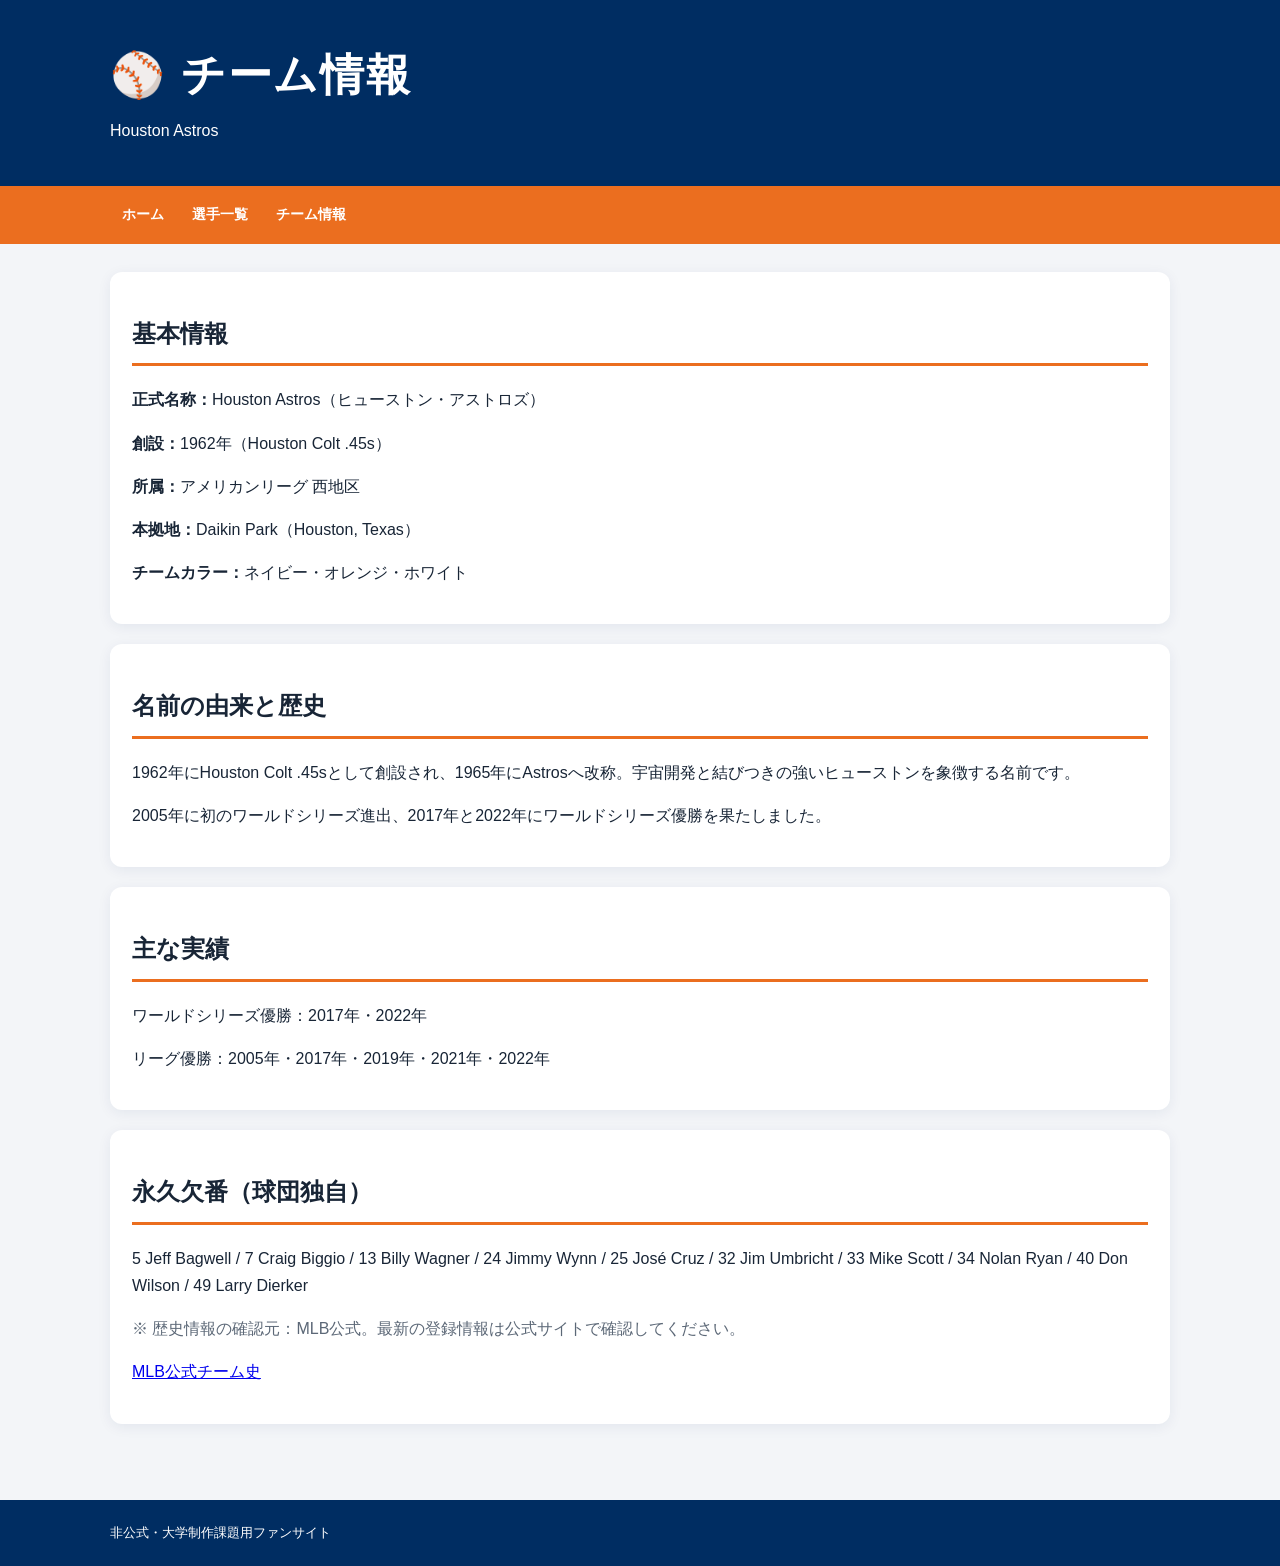
<file: team.html>
<!doctype html><html lang="ja"><head><meta charset="utf-8"><meta name="viewport" content="width=device-width,initial-scale=1"><title>チーム情報 | Astros Fan Community</title><link rel="stylesheet" href="style.css"></head><body><header><div class="wrap"><h1>⚾ チーム情報</h1><p>Houston Astros</p></div></header><nav><div class="wrap nav"><a href="index.html">ホーム</a><a href="players.html">選手一覧</a><a href="team.html">チーム情報</a></div></nav><main class="wrap"><section class="panel"><h2>基本情報</h2><p><strong>正式名称：</strong>Houston Astros（ヒューストン・アストロズ）</p><p><strong>創設：</strong>1962年（Houston Colt .45s）</p><p><strong>所属：</strong>アメリカンリーグ 西地区</p><p><strong>本拠地：</strong>Daikin Park（Houston, Texas）</p><p><strong>チームカラー：</strong>ネイビー・オレンジ・ホワイト</p></section><section class="panel"><h2>名前の由来と歴史</h2><p>1962年にHouston Colt .45sとして創設され、1965年にAstrosへ改称。宇宙開発と結びつきの強いヒューストンを象徴する名前です。</p><p>2005年に初のワールドシリーズ進出、2017年と2022年にワールドシリーズ優勝を果たしました。</p></section><section class="panel"><h2>主な実績</h2><p>ワールドシリーズ優勝：2017年・2022年</p><p>リーグ優勝：2005年・2017年・2019年・2021年・2022年</p></section><section class="panel"><h2>永久欠番（球団独自）</h2><p>5 Jeff Bagwell / 7 Craig Biggio / 13 Billy Wagner / 24 Jimmy Wynn / 25 José Cruz / 32 Jim Umbricht / 33 Mike Scott / 34 Nolan Ryan / 40 Don Wilson / 49 Larry Dierker</p><p class="muted">※ 歴史情報の確認元：MLB公式。最新の登録情報は公式サイトで確認してください。</p><p><a href="https://www.mlb.com/astros/history">MLB公式チーム史</a></p></section></main><footer><div class="wrap">非公式・大学制作課題用ファンサイト</div></footer></body></html>
</file>
<file: style.css>
/* =========================
   基本カラー設定
========================= */

:root {
  --navy: #002d62;
  --orange: #eb6e1f;
  --bg: #f3f5f8;
  --text: #182536;
  --muted: #5c6877;
}

/* =========================
   ページ全体
========================= */

* {
  box-sizing: border-box;
}

body {
  margin: 0;
  font-family:
    -apple-system,
    BlinkMacSystemFont,
    "Hiragino Kaku Gothic ProN",
    Meiryo,
    sans-serif;
  background: var(--bg);
  color: var(--text);
  line-height: 1.7;
}

.wrap {
  max-width: 1100px;
  margin: auto;
  padding: 0 20px;
}

/* =========================
   ヘッダー
========================= */

header {
  background: var(--navy);
  color: white;
  padding: 38px 0;
}

header h1 {
  font-size: clamp(27px, 5vw, 44px);
  margin: 0;
  letter-spacing: 0.04em;
}

header p {
  margin: 4px 0;
}

.eyebrow {
  color: #ffb57d;
  font-size: 12px;
  font-weight: 700;
  letter-spacing: 0.12em;
}

/* =========================
   ナビゲーション
========================= */

nav {
  background: var(--orange);
}

.nav {
  display: flex;
  flex-wrap: wrap;
  gap: 4px;
  padding-top: 8px;
  padding-bottom: 8px;
}

.nav a {
  color: white;
  text-decoration: none;
  padding: 9px 12px;
  border-radius: 6px;
  font-weight: 700;
  font-size: 14px;
}

.nav a:hover,
.nav a:focus-visible {
  background: #bf5010;
}

/* =========================
   メインコンテンツ
========================= */

main {
  padding-top: 28px !important;
  padding-bottom: 56px !important;
}

section {
  margin-bottom: 36px;
}

h2 {
  font-size: 24px;
  border-bottom: 3px solid var(--orange);
  padding-bottom: 9px;
}

h3 {
  margin-top: 0;
}

/* =========================
   トップページ
========================= */

.hero {
  background: white;
  border-radius: 14px;
  padding: 28px;
  box-shadow: 0 3px 15px #002d6210;
}

.hero h2 {
  border: 0;
  padding: 0;
  margin: 12px 0;
}

.tag {
  display: inline-block;
  background: #fff0e4;
  color: #a9480c;
  border-radius: 30px;
  padding: 4px 12px;
  font-size: 12px;
  font-weight: 700;
}

.notice {
  background: #f0f5ff;
  border-left: 4px solid var(--navy);
  padding: 12px;
  border-radius: 5px;
  font-size: 14px;
}

/* =========================
   カード表示
========================= */

.cards,
.player-container {
  display: grid;
  grid-template-columns: repeat(3, minmax(0, 1fr));
  gap: 18px;
}

.card,
.player-card,
.panel {
  background: white;
  border-radius: 12px;
  padding: 22px;
  box-shadow: 0 3px 14px #002d6212;
}

.card {
  text-decoration: none;
  color: inherit;
}

.card:hover {
  box-shadow: 0 5px 20px #002d6228;
}

.card p {
  color: var(--muted);
}

.emoji {
  font-size: 26px;
}

.more {
  color: #b44a0d;
  font-weight: 700;
}

.panel {
  margin-bottom: 20px;
}

/* =========================
   フォーム
========================= */

label {
  display: block;
  font-weight: 700;
  margin: 12px 0 4px;
}

input,
textarea,
select {
  width: 100%;
  border: 1px solid #bfc8d3;
  border-radius: 7px;
  padding: 11px;
  font: inherit;
  background: white;
}

textarea {
  min-height: 95px;
}

/* =========================
   ボタン
========================= */

button,
.button {
  background: var(--orange);
  color: white;
  border: 0;
  border-radius: 7px;
  padding: 10px 17px;
  font: inherit;
  font-weight: 700;
  cursor: pointer;
}

button:hover {
  filter: brightness(0.9);
}

button.secondary {
  background: var(--navy);
}

button.small {
  font-size: 13px;
  padding: 6px 10px;
}

/* =========================
   掲示板・コメント
========================= */

.entry {
  border-top: 1px solid #e3e8ef;
  padding: 14px 0;
  overflow-wrap: anywhere;
}

.entry:first-child {
  border-top: 0;
}

.entry small,
.muted {
  color: var(--muted);
}

.reply {
  margin: 8px 0 8px 20px;
  border-left: 3px solid #f2ae78;
  padding-left: 12px;
}

.actions {
  display: flex;
  gap: 8px;
  flex-wrap: wrap;
  margin-top: 10px;
}

/* =========================
   フォームの横並び
========================= */

.form-grid {
  display: grid;
  grid-template-columns: 1fr 1fr;
  gap: 12px;
}

/* =========================
   成績テーブル
========================= */

.stat-table {
  width: 100%;
  border-collapse: collapse;
}

.stat-table th,
.stat-table td {
  border-bottom: 1px solid #e4e8ee;
  padding: 12px;
  text-align: left;
}

/* =========================
   グラフ
========================= */

.bar {
  height: 12px;
  background: #e7ebf0;
  border-radius: 20px;
  overflow: hidden;
}

.bar span {
  display: block;
  height: 100%;
  background: var(--orange);
}

/* =========================
   選手名検索機能（追加）
========================= */

#player-search {
  width: 100%;
  padding: 12px;
  margin-top: 10px;
  border: 1px solid #bfc8d3;
  border-radius: 8px;
  font-size: 16px;
}

#player-search:focus {
  outline: 2px solid var(--orange);
  outline-offset: 2px;
}

#search-count {
  margin-top: 10px;
  color: var(--muted);
  font-size: 14px;
}

/* =========================
   フッター
========================= */

footer {
  background: var(--navy);
  color: white;
  padding: 22px 0;
  font-size: 13px;
}

footer p {
  margin: 3px 0;
}

/* =========================
   スマートフォン対応
========================= */

@media (max-width: 750px) {

  .cards,
  .player-container {
    grid-template-columns: 1fr;
  }

  .form-grid {
    grid-template-columns: 1fr;
  }

  .hero {
    padding: 20px;
  }

}
</file>
